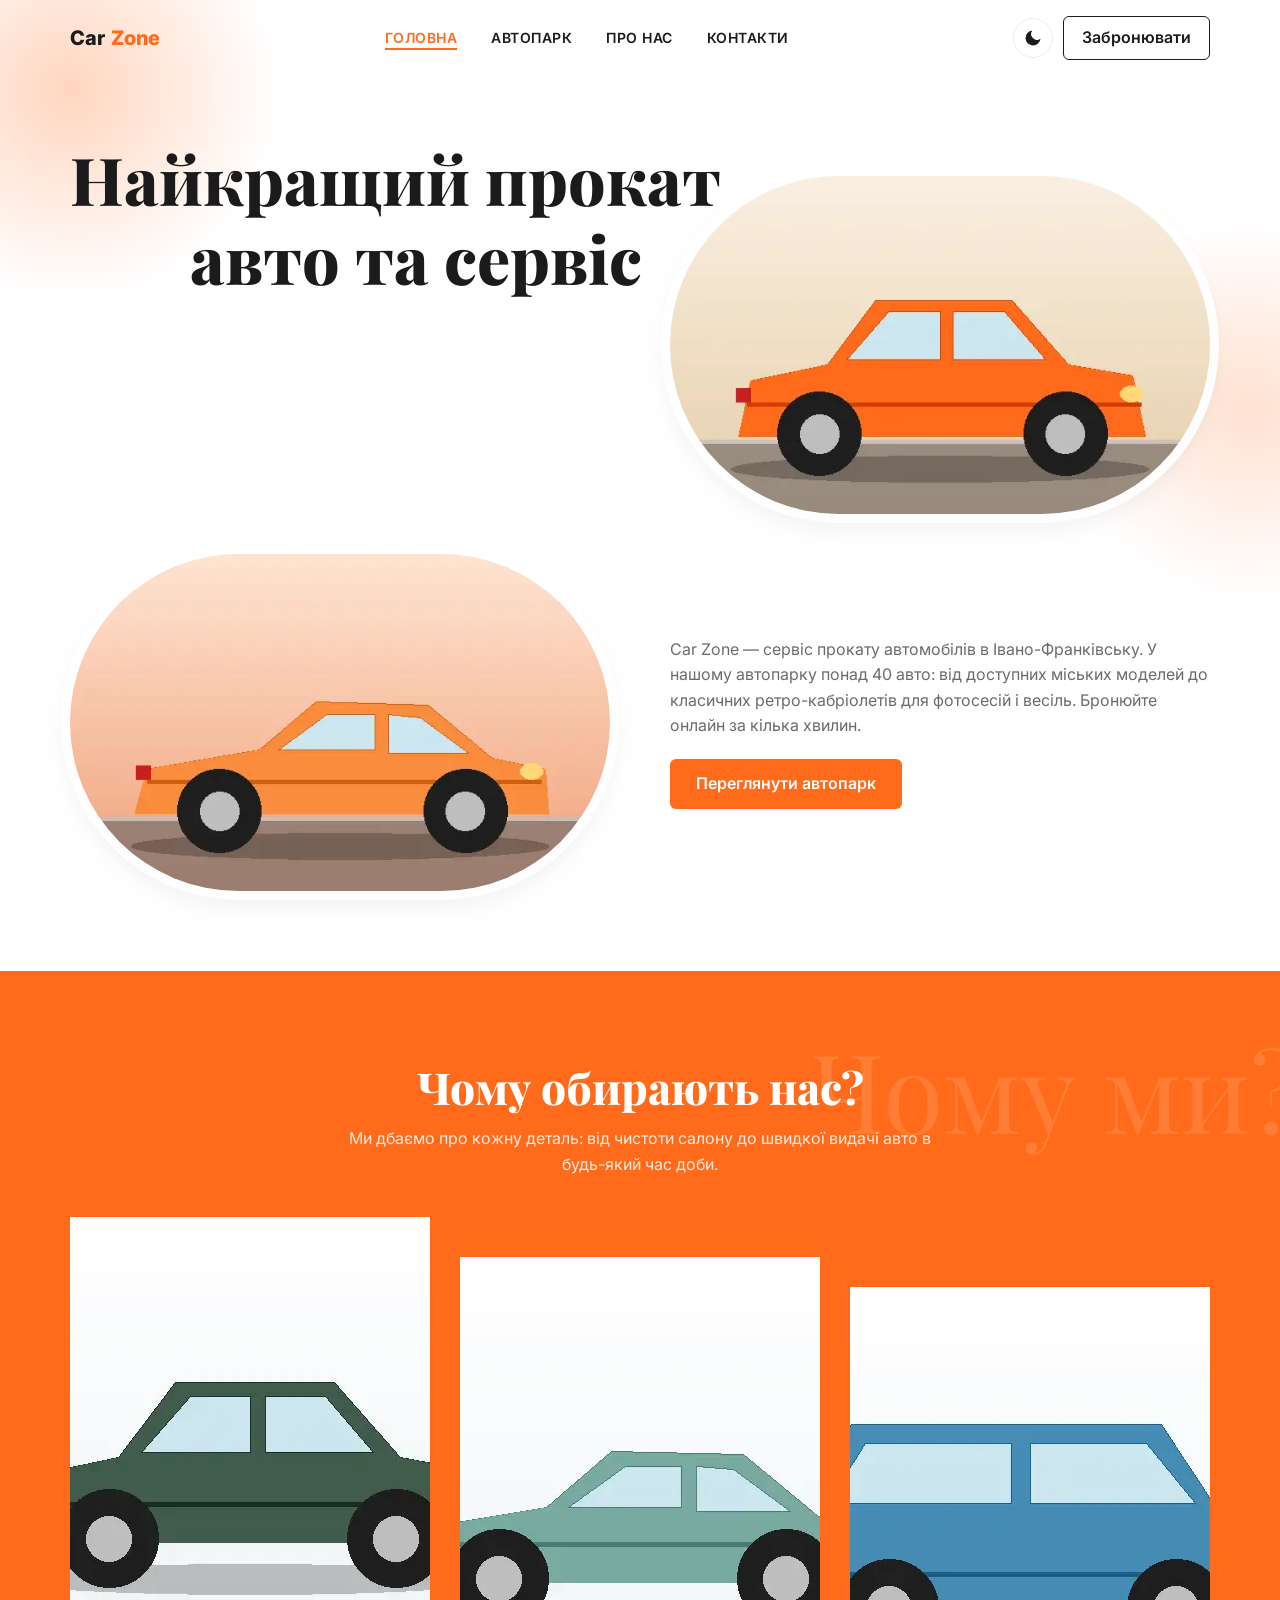
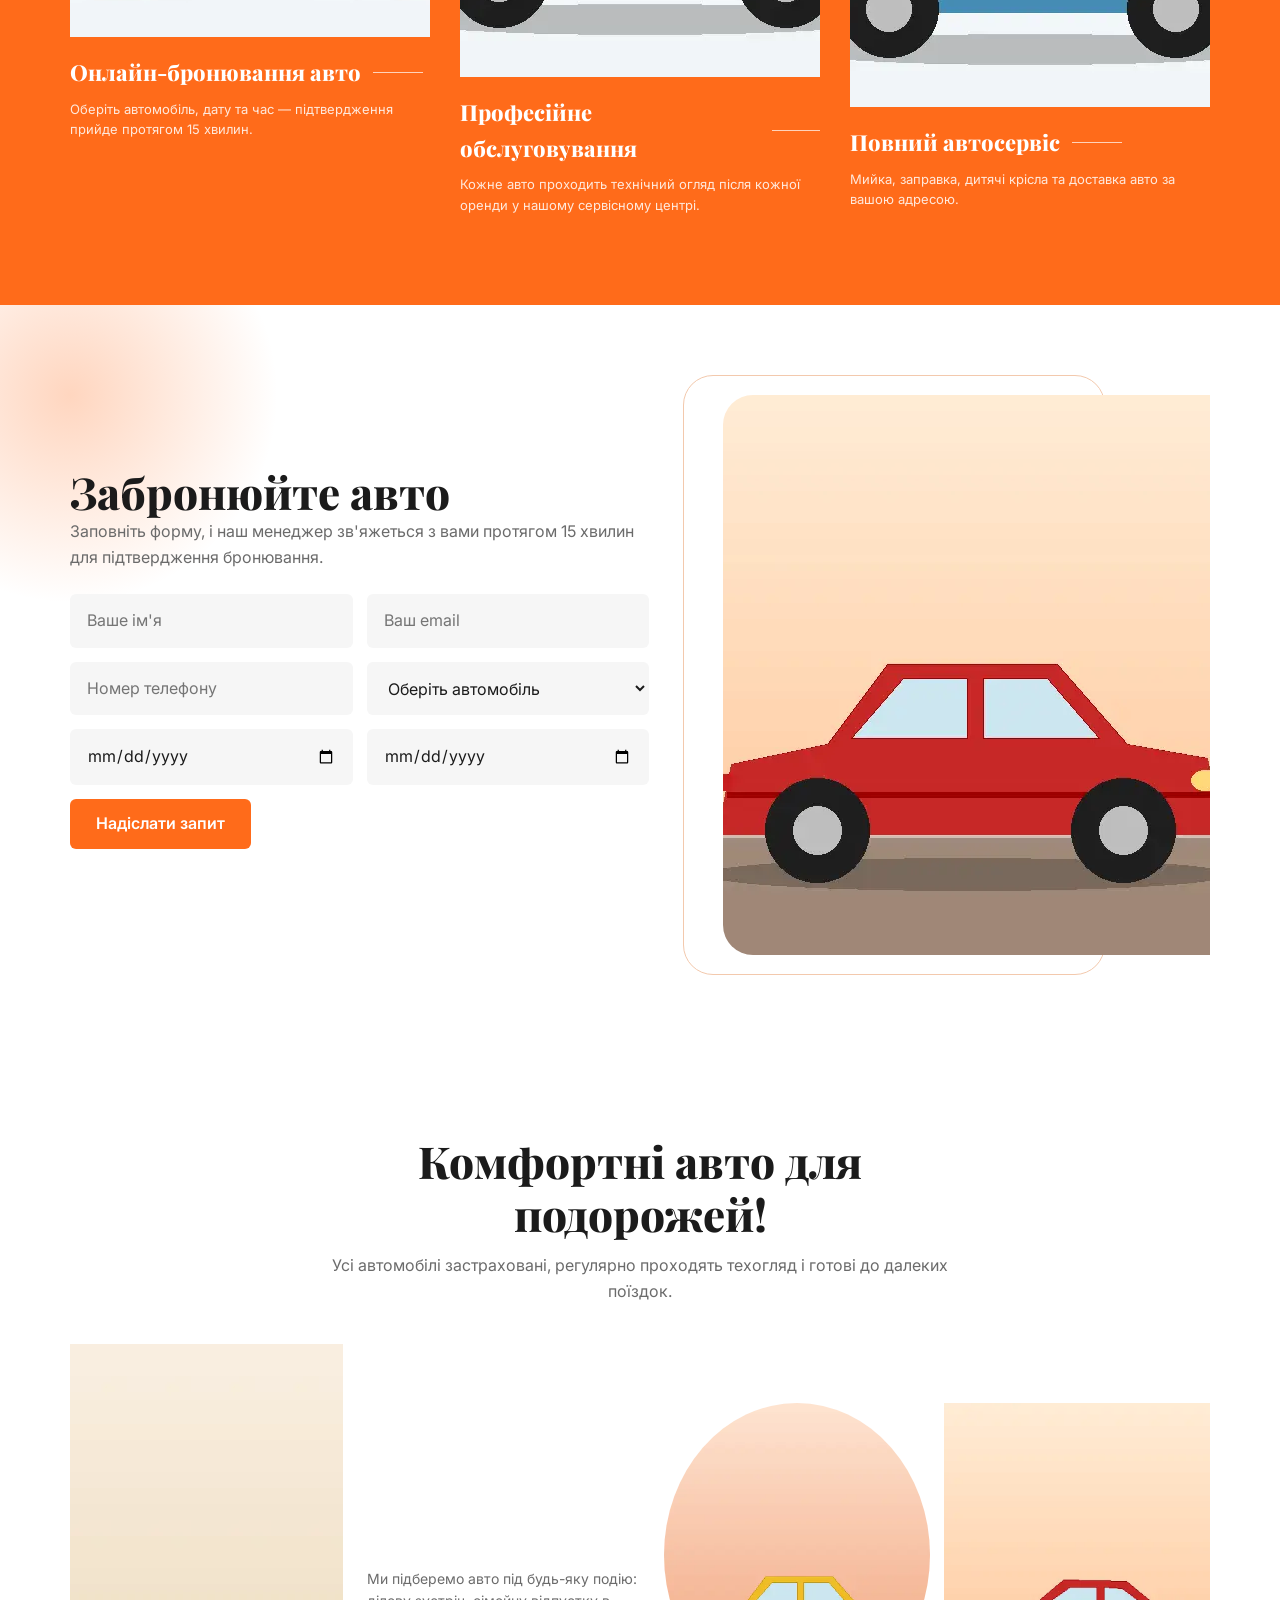
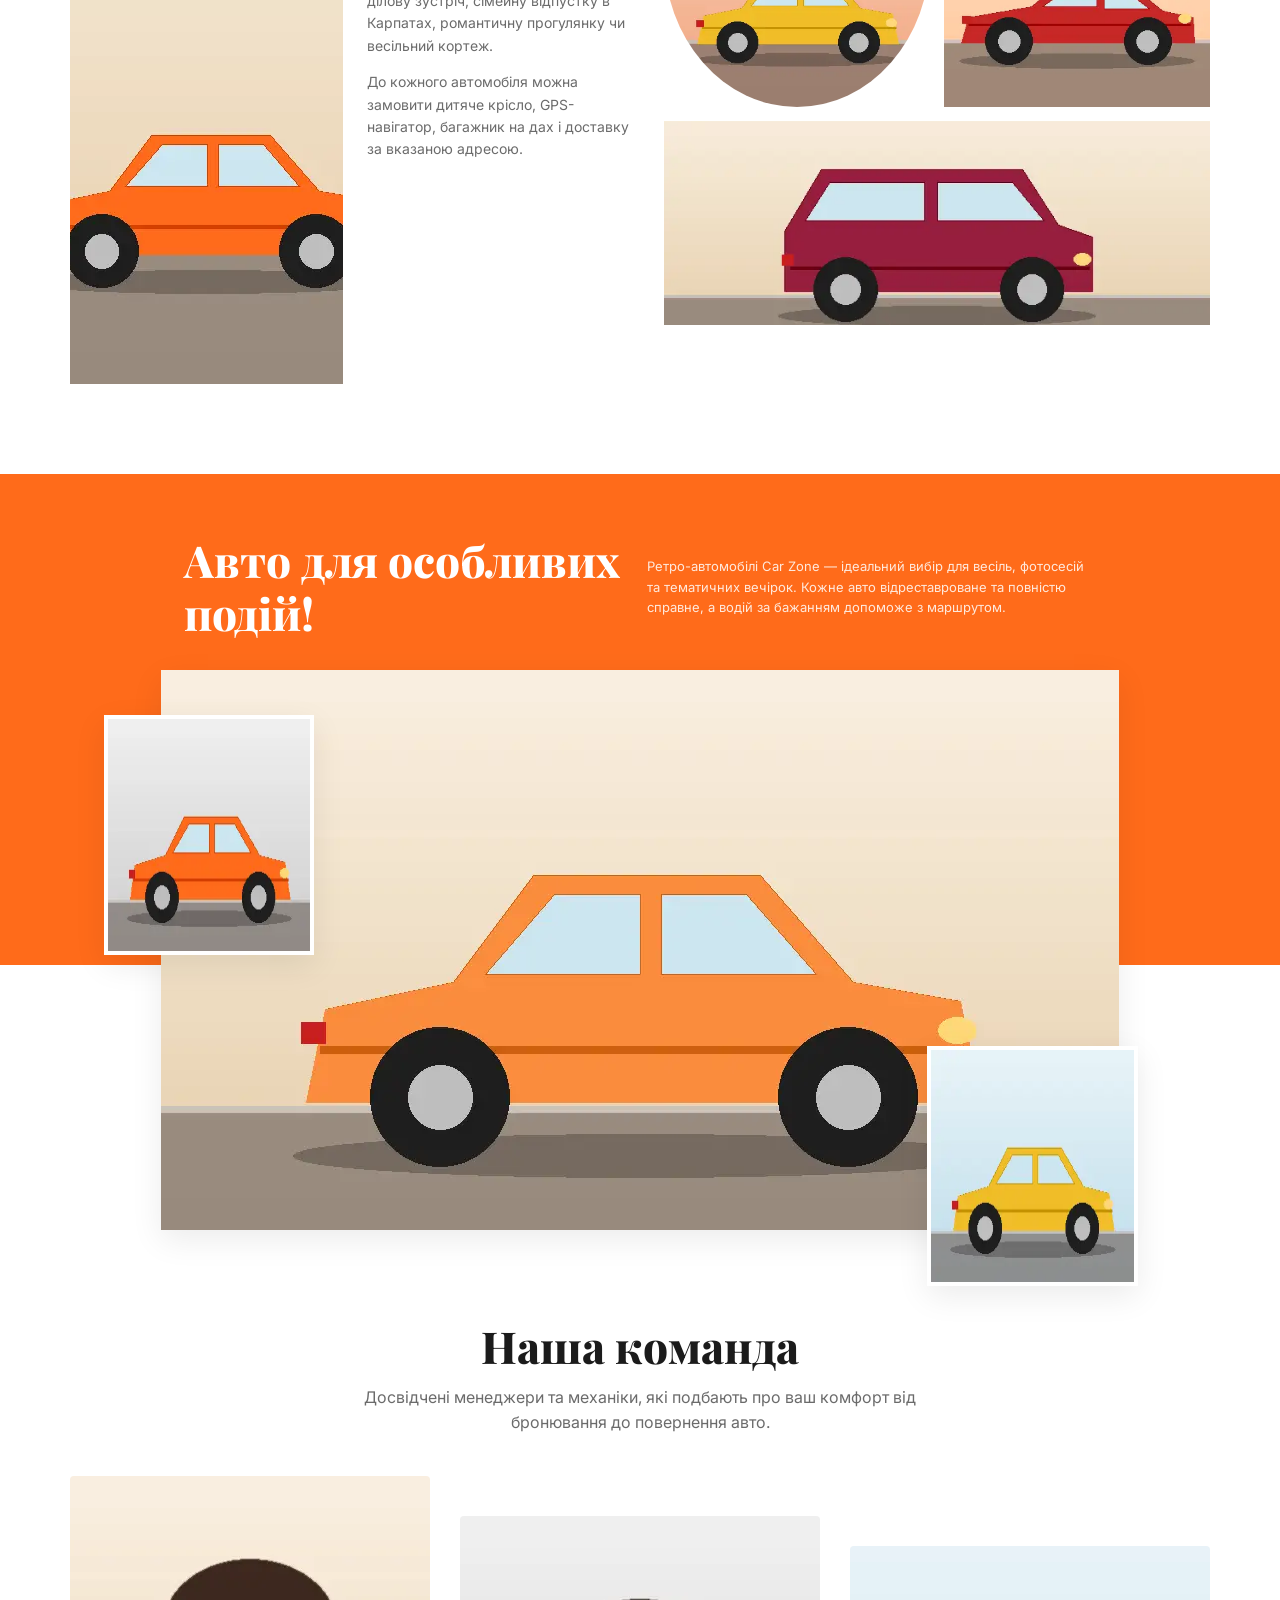
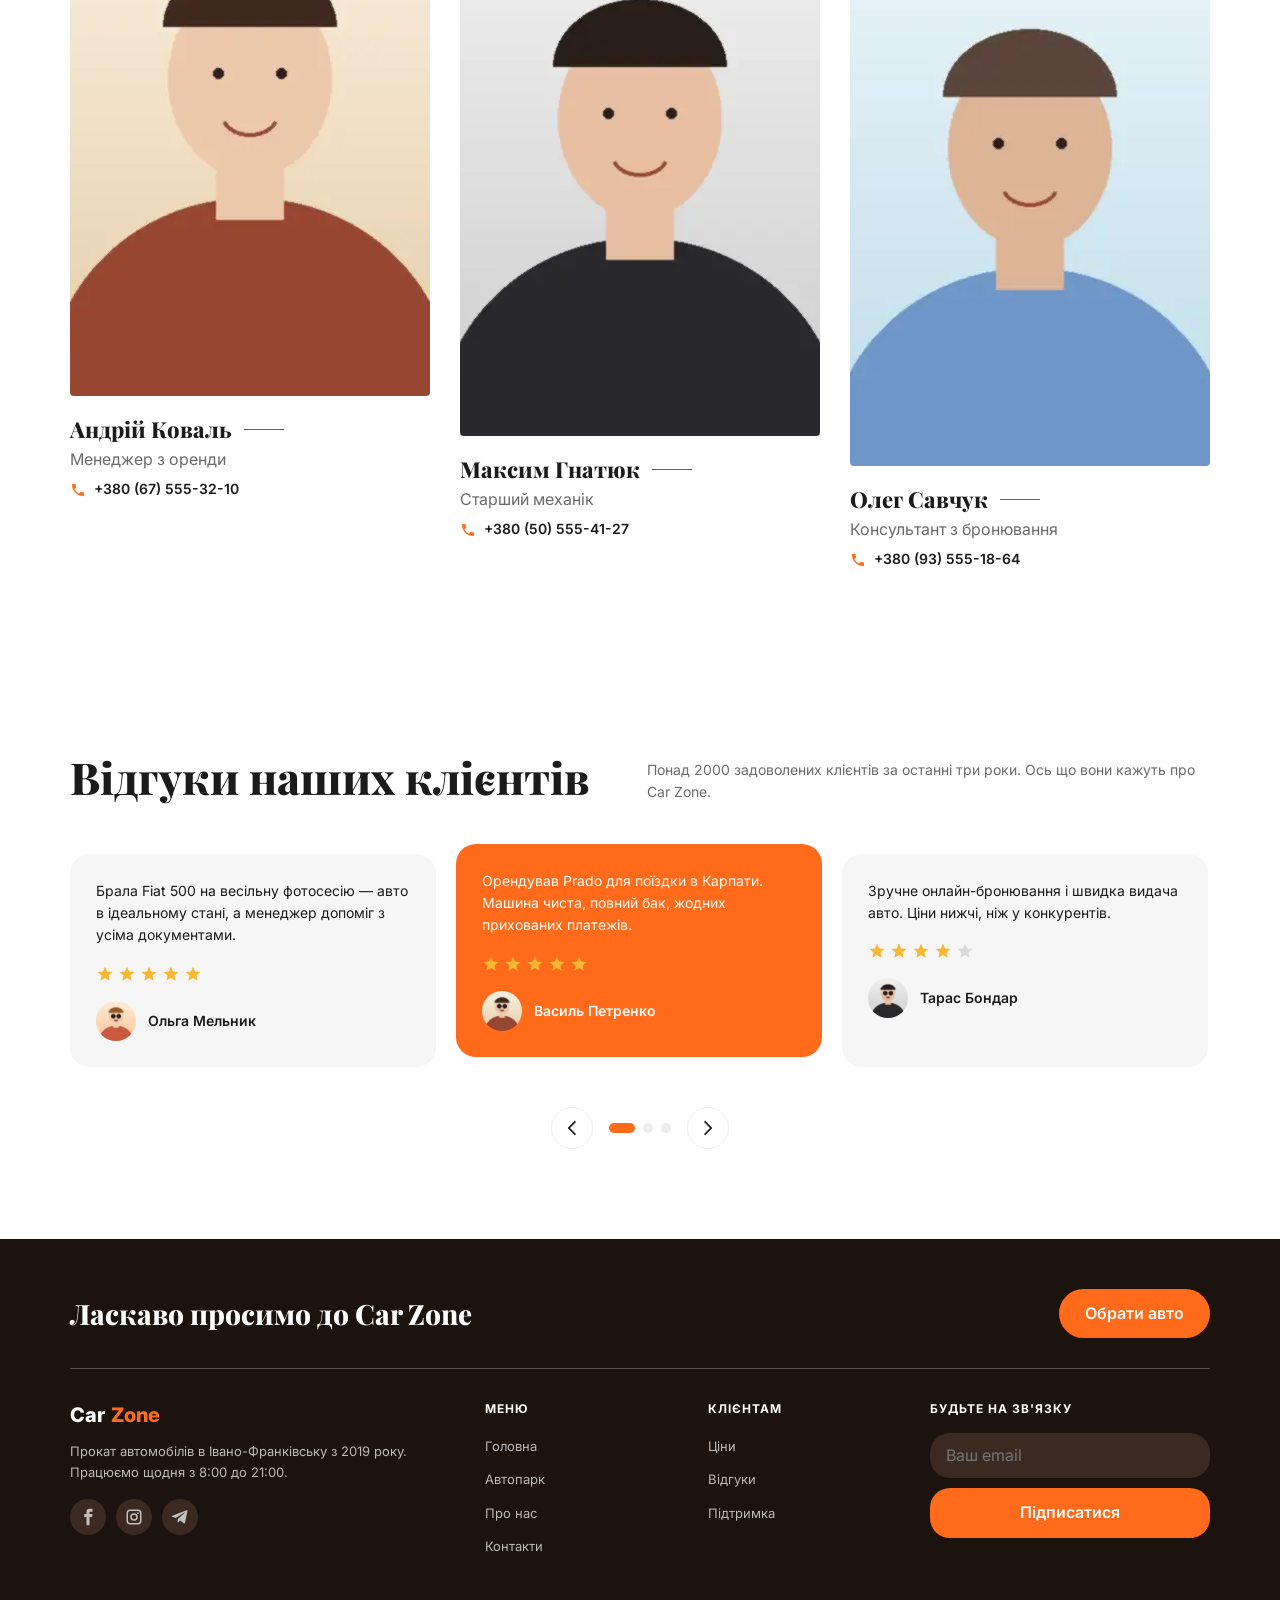
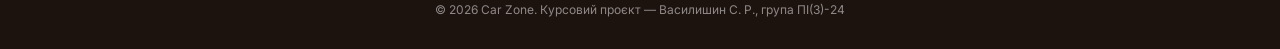
<file: index.html>
<!DOCTYPE html>
<html lang="uk">
<head>
<meta charset="UTF-8">
<meta http-equiv="X-UA-Compatible" content="IE=edge">
<meta name="viewport" content="width=device-width, initial-scale=1.0">
<title>Car Zone — прокат автомобілів в Івано-Франківську</title>
<meta name="description" content="Прокат автомобілів Car Zone в Івано-Франківську: ретро, бізнес та позашляховики. Онлайн-бронювання, чисті авто та чесні ціни.">
<link rel="icon" type="image/png" href="favicon.png">
<link rel="preconnect" href="https://fonts.googleapis.com">
<link rel="preconnect" href="https://fonts.gstatic.com" crossorigin>
<link href="https://fonts.googleapis.com/css2?family=Playfair+Display:wght@700;800&amp;family=Inter:wght@400;600;800&amp;display=swap" rel="stylesheet">
<link rel="stylesheet" href="css/style.min.css">
</head>
<body>
<header class="header" id="header">
  <div class="container header-inner">
    <a href="index.html" class="logo" aria-label="Car Zone — на головну">Car <span>Zone</span></a>
    <nav class="nav" id="nav" aria-label="Головне меню">
      <ul class="nav-list">
        <li><a class="nav-link active" href="index.html">Головна</a></li>
        <li><a class="nav-link" href="cars.html">Автопарк</a></li>
        <li><a class="nav-link" href="about.html">Про нас</a></li>
        <li><a class="nav-link" href="contacts.html">Контакти</a></li>
      </ul>
    </nav>
    <div class="header-actions">
      <button class="theme-btn" id="themeBtn" type="button" aria-label="Змінити тему"><svg class="icon"><use href="img/sprite.svg#icon-moon"></use></svg></button>
      <button class="btn btn-outline" type="button" data-modal-open>Забронювати</button>
      <button class="burger" id="burger" type="button" aria-label="Відкрити меню"><span></span><span></span><span></span></button>
    </div>
  </div>
</header>

<main>
  <section class="hero">
    <div class="container">
      <h1 class="title hero-title reveal">Найкращий прокат <span class="indent">авто та сервіс</span></h1>
      <div class="hero-grid">
        <div class="oval first reveal"><img src="img/hero-1.webp" alt="Помаранчевий ретро-автомобіль на вулиці міста" width="640" height="400"></div>
        <div class="oval second reveal"><img src="img/hero-2.webp" alt="Яскравий автомобіль для оренди на вихідні" width="640" height="400"></div>
        <div class="hero-text reveal">
          <p>Car Zone — сервіс прокату автомобілів в Івано-Франківську. У нашому автопарку понад 40 авто: від доступних міських моделей до класичних ретро-кабріолетів для фотосесій і весіль. Бронюйте онлайн за кілька хвилин.</p>
          <a href="cars.html" class="btn">Переглянути автопарк</a>
        </div>
      </div>
    </div>
  </section>

  <section class="section why">
    <span class="ghost-title" aria-hidden="true">Чому ми?</span>
    <div class="container">
      <div class="section-head reveal">
        <h2 class="title">Чому обирають нас?</h2>
        <p>Ми дбаємо про кожну деталь: від чистоти салону до швидкої видачі авто в будь-який час доби.</p>
      </div>
      <div class="cards" id="services"></div>
    </div>
  </section>

  <section class="section book blur-bg" id="book">
    <div class="container book-grid">
      <div class="reveal">
        <h2 class="title">Забронюйте авто</h2>
        <p class="hero-text">Заповніть форму, і наш менеджер зв'яжеться з вами протягом 15 хвилин для підтвердження бронювання.</p>
        <form class="book-form" id="bookForm" novalidate>
          <input class="field" type="text" name="name" placeholder="Ваше ім'я" aria-label="Ваше ім'я" required>
          <input class="field" type="email" name="email" placeholder="Ваш email" aria-label="Ваш email" required>
          <input class="field" type="tel" name="phone" placeholder="Номер телефону" aria-label="Номер телефону" required>
          <select class="field car-select" name="car" aria-label="Оберіть автомобіль" required>
            <option value="">Оберіть автомобіль</option>
          </select>
          <input class="field" type="date" name="from" aria-label="Дата отримання" required>
          <input class="field" type="date" name="to" aria-label="Дата повернення" required>
          <button class="btn" type="submit">Надіслати запит</button>
          <p class="form-msg" role="status"></p>
        </form>
      </div>
      <div class="book-image reveal">
        <img src="img/book.webp" alt="Червоний автомобіль біля будинку" width="640" height="560" loading="lazy">
      </div>
    </div>
  </section>

  <section class="section">
    <div class="container">
      <div class="section-head reveal">
        <h2 class="title">Комфортні авто для подорожей!</h2>
        <p>Усі автомобілі застраховані, регулярно проходять техогляд і готові до далеких поїздок.</p>
      </div>
      <div class="comfort-grid">
        <div class="comfort-main reveal"><img src="img/comfort-1.webp" alt="Ретро-автомобіль біля жовтої стіни" width="480" height="640" loading="lazy"></div>
        <div class="comfort-text reveal">
          <p>Ми підберемо авто під будь-яку подію: ділову зустріч, сімейну відпустку в Карпатах, романтичну прогулянку чи весільний кортеж.</p>
          <p>До кожного автомобіля можна замовити дитяче крісло, GPS-навігатор, багажник на дах і доставку за вказаною адресою.</p>
        </div>
        <div class="collage reveal" id="collage">
          <img class="c-round" src="img/comfort-2.webp" alt="Жовтий автомобіль на старій вулиці" width="420" height="480" loading="lazy">
          <img src="img/comfort-3.webp" alt="Червоне авто, вигляд збоку" width="420" height="420" loading="lazy">
          <img class="c-wide" src="img/comfort-4.webp" alt="Автомобіль з багажником на даху" width="640" height="300" loading="lazy">
        </div>
      </div>
    </div>
  </section>

  <section class="band">
    <div class="container">
      <div class="band-head reveal">
        <h2 class="title">Авто для особливих подій!</h2>
        <p>Ретро-автомобілі Car Zone — ідеальний вибір для весіль, фотосесій та тематичних вечірок. Кожне авто відреставроване та повністю справне, а водій за бажанням допоможе з маршрутом.</p>
      </div>
      <div class="band-photo reveal">
        <img class="band-main" src="img/band-car.webp" alt="Помаранчевий класичний автомобіль біля будинку" width="1200" height="560" loading="lazy">
        <img class="band-small s1" src="img/band-small-1.webp" alt="Ретро-авто, вигляд спереду" width="320" height="240" loading="lazy">
        <img class="band-small s2" src="img/band-small-2.webp" alt="Жовтий ретро-автомобіль" width="320" height="240" loading="lazy">
      </div>
    </div>
  </section>

  <section class="section">
    <div class="container">
      <div class="section-head reveal">
        <h2 class="title">Наша команда</h2>
        <p>Досвідчені менеджери та механіки, які подбають про ваш комфорт від бронювання до повернення авто.</p>
      </div>
      <div class="staff-grid" id="team" data-limit="3"></div>
    </div>
  </section>

  <section class="section">
    <div class="container">
      <div class="reviews-head reveal">
        <h2 class="title">Відгуки наших клієнтів</h2>
        <p>Понад 2000 задоволених клієнтів за останні три роки. Ось що вони кажуть про Car Zone.</p>
      </div>
      <div class="slider" id="reviewsSlider">
        <div class="slider-track" id="reviews"></div>
      </div>
      <div class="slider-controls">
        <button class="slider-btn prev" type="button" aria-label="Попередній відгук"><svg class="icon"><use href="img/sprite.svg#icon-arrow"></use></svg></button>
        <div class="dots" id="dots"></div>
        <button class="slider-btn next" type="button" aria-label="Наступний відгук"><svg class="icon"><use href="img/sprite.svg#icon-arrow"></use></svg></button>
      </div>
    </div>
  </section>
</main>

<footer class="footer">
  <div class="container">
    <div class="footer-cta">
      <h2 class="title">Ласкаво просимо до Car Zone</h2>
      <a href="cars.html" class="btn">Обрати авто</a>
    </div>
    <div class="footer-grid">
      <div class="footer-about">
        <a href="index.html" class="logo">Car <span>Zone</span></a>
        <p>Прокат автомобілів в Івано-Франківську з 2019 року. Працюємо щодня з 8:00 до 21:00.</p>
        <div class="socials">
          <a href="https://www.facebook.com/" target="_blank" rel="noopener" aria-label="Facebook"><svg class="icon"><use href="img/sprite.svg#icon-facebook"></use></svg></a>
          <a href="https://www.instagram.com/" target="_blank" rel="noopener" aria-label="Instagram"><svg class="icon"><use href="img/sprite.svg#icon-instagram"></use></svg></a>
          <a href="https://telegram.org/" target="_blank" rel="noopener" aria-label="Telegram"><svg class="icon"><use href="img/sprite.svg#icon-telegram"></use></svg></a>
        </div>
      </div>
      <div>
        <h3>Меню</h3>
        <ul class="footer-links">
          <li><a href="index.html">Головна</a></li>
          <li><a href="cars.html">Автопарк</a></li>
          <li><a href="about.html">Про нас</a></li>
          <li><a href="contacts.html">Контакти</a></li>
        </ul>
      </div>
      <div>
        <h3>Клієнтам</h3>
        <ul class="footer-links">
          <li><a href="cars.html">Ціни</a></li>
          <li><a href="about.html">Відгуки</a></li>
          <li><a href="contacts.html">Підтримка</a></li>
        </ul>
      </div>
      <div class="subscribe">
        <h3>Будьте на зв'язку</h3>
        <form id="subscribeForm" novalidate>
          <input type="email" name="email" placeholder="Ваш email" aria-label="Email для підписки" required>
          <button class="btn" type="submit">Підписатися</button>
          <p class="form-msg" role="status"></p>
        </form>
      </div>
    </div>
    <p class="copyright">© 2026 Car Zone. Курсовий проєкт — Василишин С. Р., група ПІ(3)-24</p>
  </div>
</footer>

<div class="modal" id="modal" aria-hidden="true">
  <div class="modal-window" role="dialog" aria-modal="true" aria-labelledby="modalTitle">
    <button class="modal-close" type="button" aria-label="Закрити" data-modal-close>&times;</button>
    <h2 class="title" id="modalTitle">Бронювання авто</h2>
    <p>Залиште заявку — ми передзвонимо та підтвердимо бронювання.</p>
    <form id="modalForm" novalidate>
      <input class="field" type="text" name="name" placeholder="Ваше ім'я" aria-label="Ваше ім'я" required>
      <input class="field" type="tel" name="phone" placeholder="Номер телефону" aria-label="Номер телефону" required>
      <select class="field car-select" name="car" aria-label="Оберіть автомобіль" required>
        <option value="">Оберіть автомобіль</option>
      </select>
      <input class="field" type="date" name="from" aria-label="Дата отримання" required>
      <button class="btn" type="submit">Забронювати</button>
      <p class="form-msg" role="status"></p>
    </form>
  </div>
</div>

<div class="lightbox" id="lightbox">
  <button class="lb-close" type="button" aria-label="Закрити">&times;</button>
  <button class="lb-prev" type="button" aria-label="Попереднє фото"><svg class="icon"><use href="img/sprite.svg#icon-arrow"></use></svg></button>
  <img src="img/gallery/gallery-1.webp" alt="Фото автомобіля" width="800" height="560">
  <button class="lb-next" type="button" aria-label="Наступне фото"><svg class="icon"><use href="img/sprite.svg#icon-arrow"></use></svg></button>
</div>

<button class="to-top" id="toTop" type="button" aria-label="Нагору"><svg class="icon"><use href="img/sprite.svg#icon-up"></use></svg></button>

<script src="js/main.js"></script>
<script src="js/render.js"></script>
<script src="js/slider.js"></script>
</body>
</html>
</file>
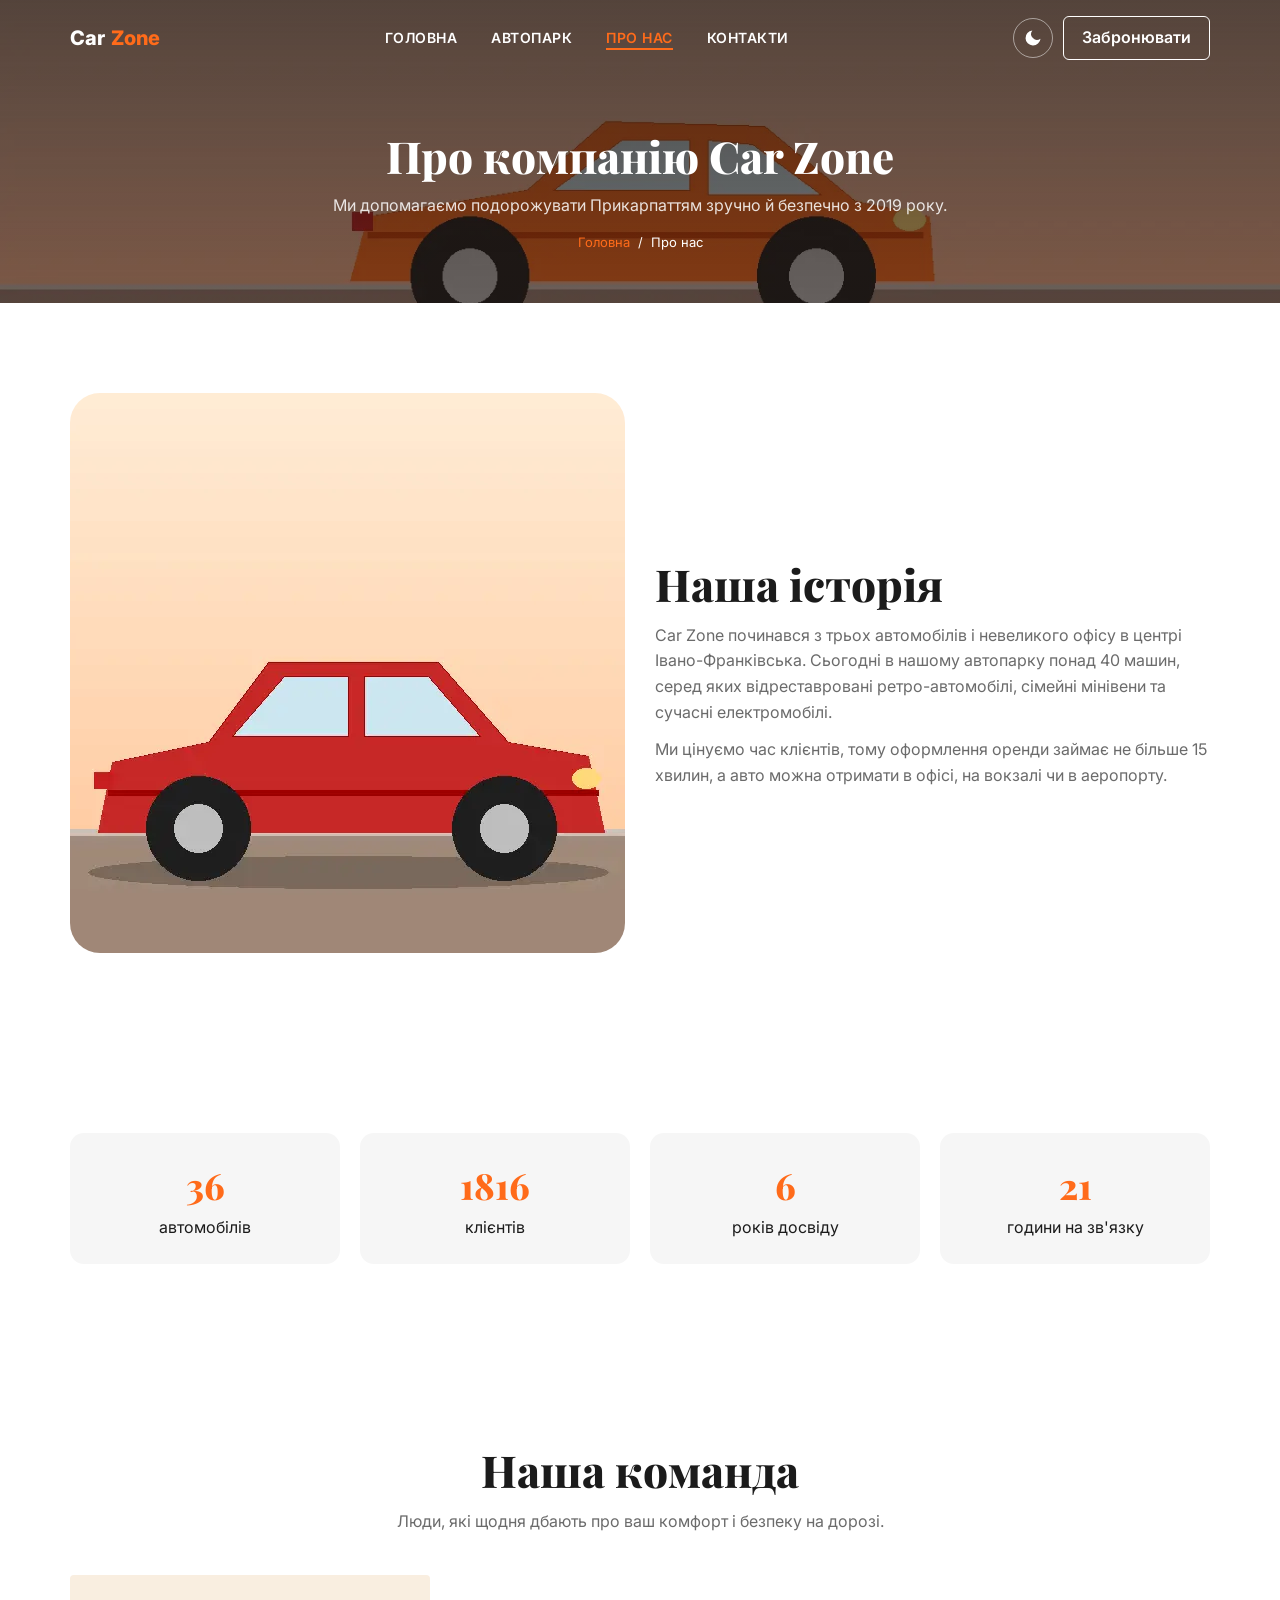
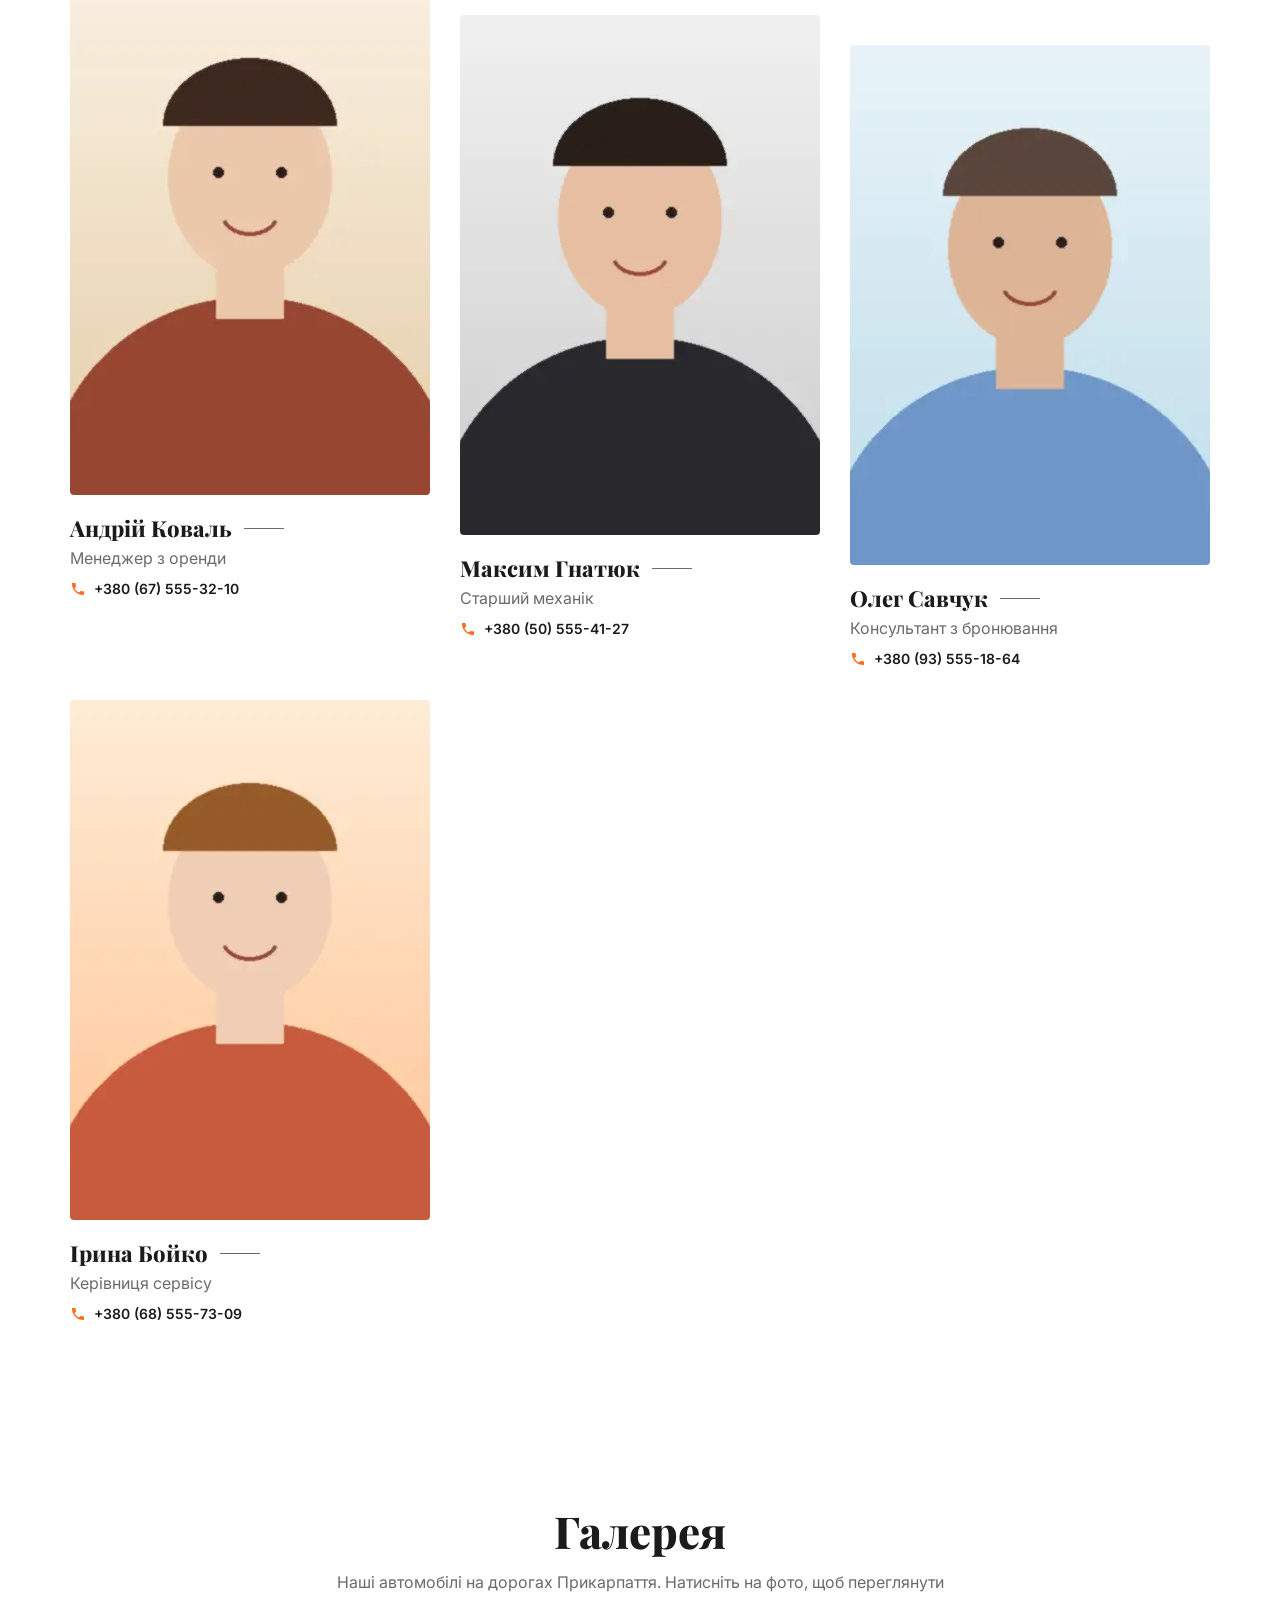
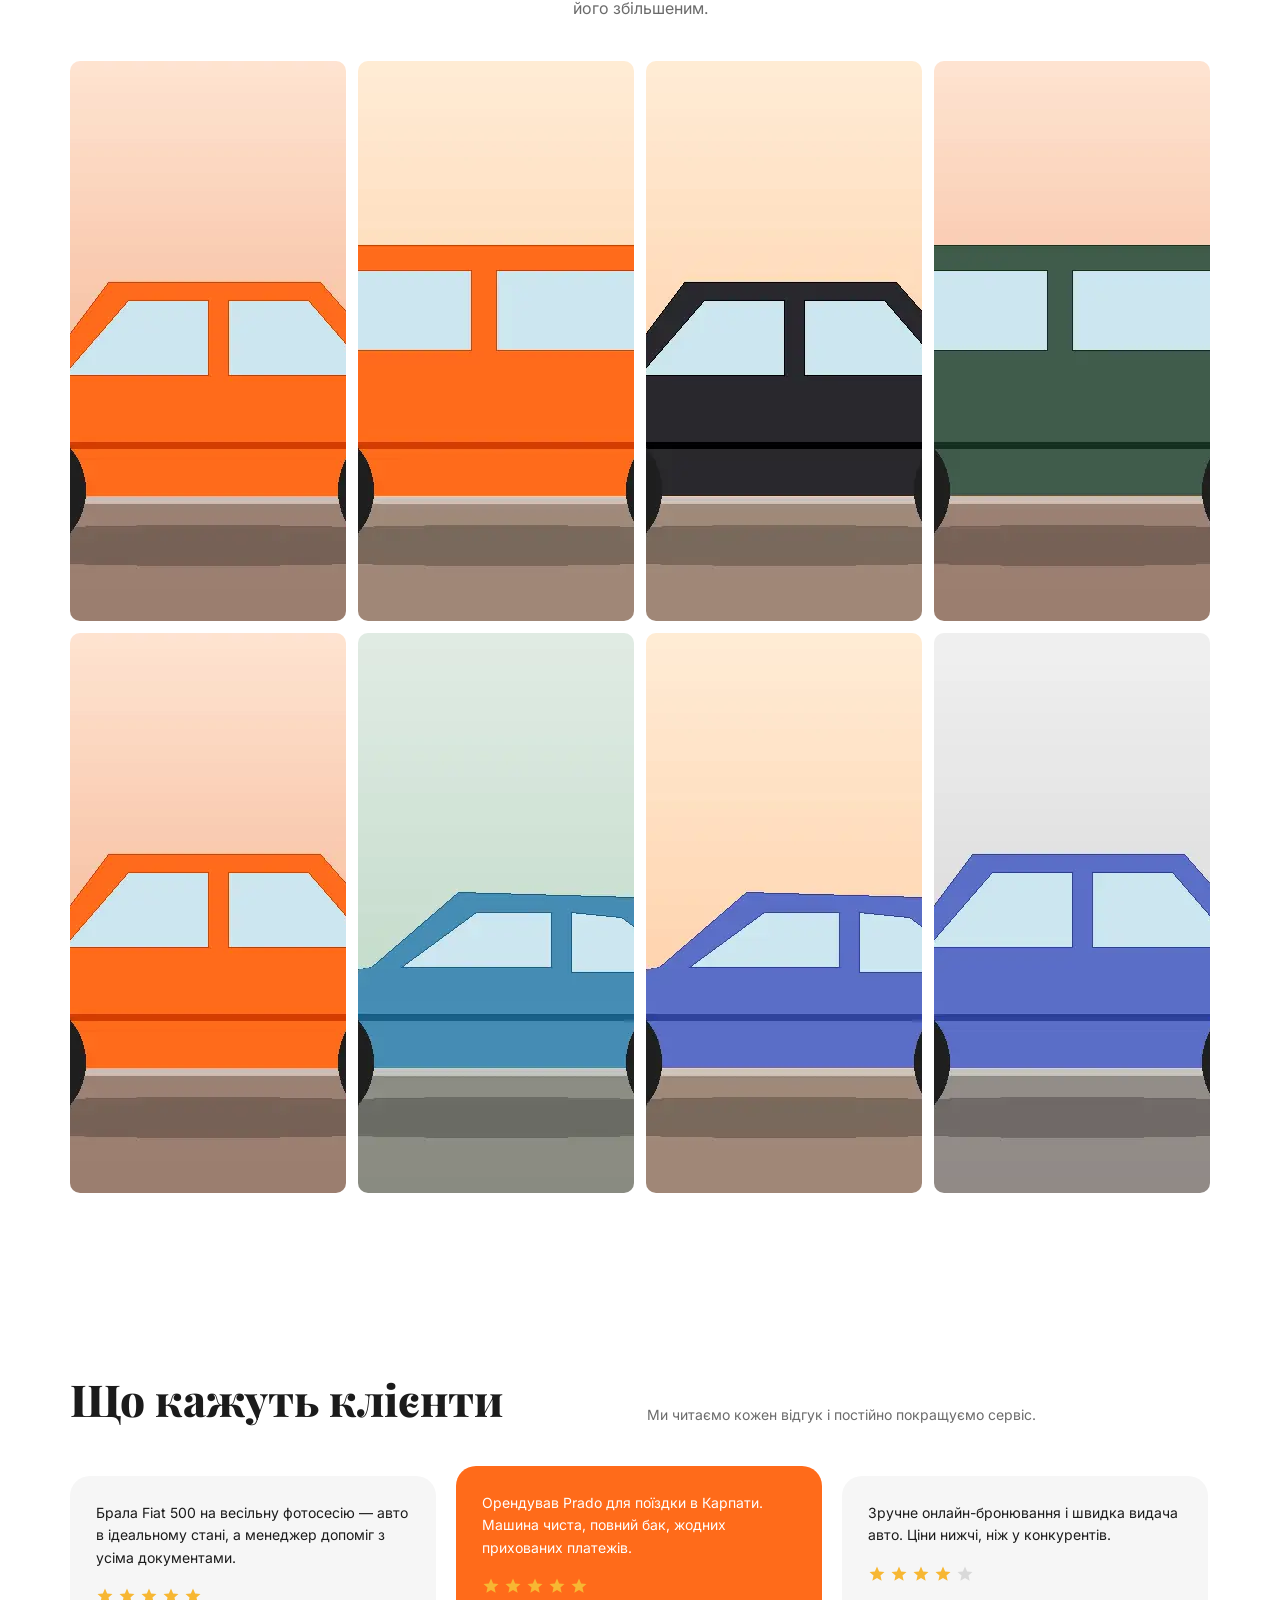
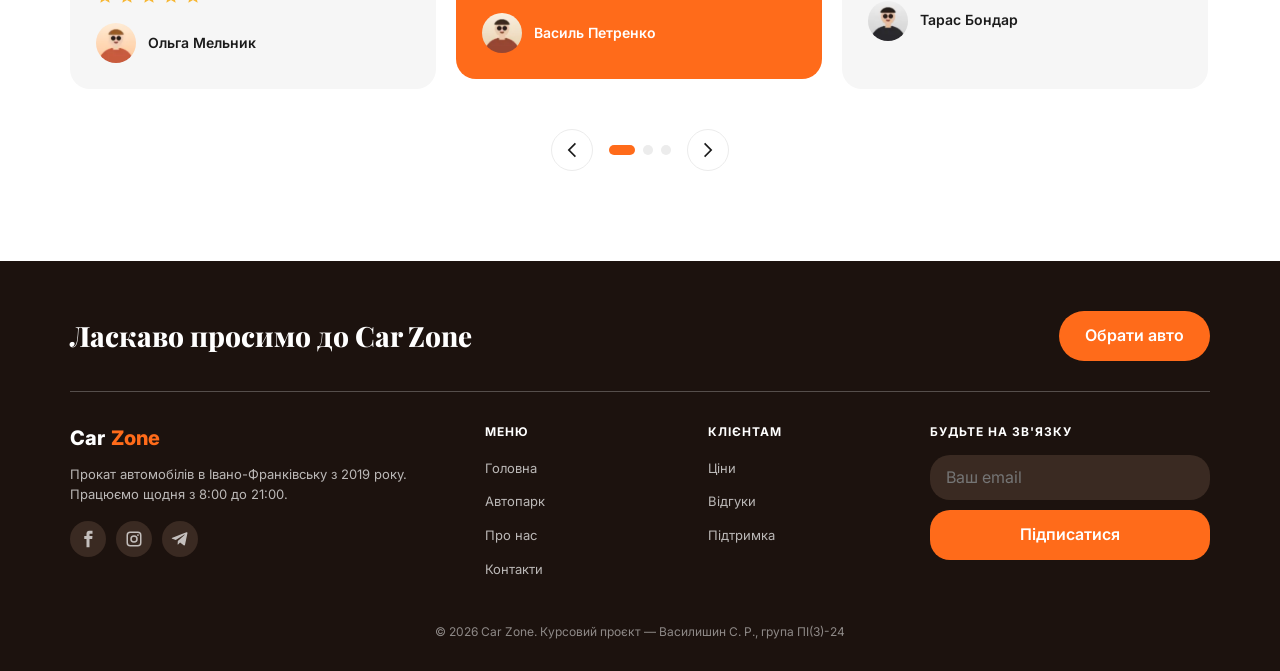
<file: about.html>
<!DOCTYPE html>
<html lang="uk">
<head>
<meta charset="UTF-8">
<meta http-equiv="X-UA-Compatible" content="IE=edge">
<meta name="viewport" content="width=device-width, initial-scale=1.0">
<title>Про компанію Car Zone — команда, історія, відгуки</title>
<meta name="description" content="Історія прокату Car Zone, наша команда, галерея автомобілів та відгуки клієнтів.">
<link rel="icon" type="image/png" href="favicon.png">
<link rel="preconnect" href="https://fonts.googleapis.com">
<link rel="preconnect" href="https://fonts.gstatic.com" crossorigin>
<link href="https://fonts.googleapis.com/css2?family=Playfair+Display:wght@700;800&amp;family=Inter:wght@400;600;800&amp;display=swap" rel="stylesheet">
<link rel="stylesheet" href="css/style.min.css">
</head>
<body class="inner">
<header class="header" id="header">
  <div class="container header-inner">
    <a href="index.html" class="logo" aria-label="Car Zone — на головну">Car <span>Zone</span></a>
    <nav class="nav" id="nav" aria-label="Головне меню">
      <ul class="nav-list">
        <li><a class="nav-link" href="index.html">Головна</a></li>
        <li><a class="nav-link" href="cars.html">Автопарк</a></li>
        <li><a class="nav-link active" href="about.html">Про нас</a></li>
        <li><a class="nav-link" href="contacts.html">Контакти</a></li>
      </ul>
    </nav>
    <div class="header-actions">
      <button class="theme-btn" id="themeBtn" type="button" aria-label="Змінити тему"><svg class="icon"><use href="img/sprite.svg#icon-moon"></use></svg></button>
      <button class="btn btn-outline" type="button" data-modal-open>Забронювати</button>
      <button class="burger" id="burger" type="button" aria-label="Відкрити меню"><span></span><span></span><span></span></button>
    </div>
  </div>
</header>

<main>
  <section class="page-hero">
    <div class="container">
      <h1 class="title">Про компанію Car Zone</h1>
      <p>Ми допомагаємо подорожувати Прикарпаттям зручно й безпечно з 2019 року.</p>
      <nav class="breadcrumbs" aria-label="Навігація"><a href="index.html">Головна</a><span>/</span><span>Про нас</span></nav>
    </div>
  </section>

  <section class="section">
    <div class="container about-grid">
      <img class="reveal" src="img/book.webp" alt="Автомобіль Car Zone біля офісу компанії" width="640" height="560" loading="lazy">
      <div class="about-text reveal">
        <h2 class="title">Наша історія</h2>
        <p>Car Zone починався з трьох автомобілів і невеликого офісу в центрі Івано-Франківська. Сьогодні в нашому автопарку понад 40 машин, серед яких відреставровані ретро-автомобілі, сімейні мінівени та сучасні електромобілі.</p>
        <p>Ми цінуємо час клієнтів, тому оформлення оренди займає не більше 15 хвилин, а авто можна отримати в офісі, на вокзалі чи в аеропорту.</p>
      </div>
    </div>
  </section>

  <section class="section">
    <h2 class="visually-hidden">Car Zone у цифрах</h2>
    <div class="container stats">
      <div class="stat reveal"><strong class="counter" data-target="40">0</strong>автомобілів</div>
      <div class="stat reveal"><strong class="counter" data-target="2000">0</strong>клієнтів</div>
      <div class="stat reveal"><strong class="counter" data-target="7">0</strong>років досвіду</div>
      <div class="stat reveal"><strong class="counter" data-target="24">0</strong>години на зв'язку</div>
    </div>
  </section>

  <section class="section">
    <div class="container">
      <div class="section-head reveal">
        <h2 class="title">Наша команда</h2>
        <p>Люди, які щодня дбають про ваш комфорт і безпеку на дорозі.</p>
      </div>
      <div class="staff-grid" id="team"></div>
    </div>
  </section>

  <section class="section">
    <div class="container">
      <div class="section-head reveal">
        <h2 class="title">Галерея</h2>
        <p>Наші автомобілі на дорогах Прикарпаття. Натисніть на фото, щоб переглянути його збільшеним.</p>
      </div>
      <div class="gallery">
        <img src="img/gallery/gallery-1.webp" alt="Автомобіль Car Zone, фото 1" width="800" height="560" loading="lazy">
        <img src="img/gallery/gallery-2.webp" alt="Автомобіль Car Zone, фото 2" width="800" height="560" loading="lazy">
        <img src="img/gallery/gallery-3.webp" alt="Автомобіль Car Zone, фото 3" width="800" height="560" loading="lazy">
        <img src="img/gallery/gallery-4.webp" alt="Автомобіль Car Zone, фото 4" width="800" height="560" loading="lazy">
        <img src="img/gallery/gallery-5.webp" alt="Автомобіль Car Zone, фото 5" width="800" height="560" loading="lazy">
        <img src="img/gallery/gallery-6.webp" alt="Автомобіль Car Zone, фото 6" width="800" height="560" loading="lazy">
        <img src="img/gallery/gallery-7.webp" alt="Автомобіль Car Zone, фото 7" width="800" height="560" loading="lazy">
        <img src="img/gallery/gallery-8.webp" alt="Автомобіль Car Zone, фото 8" width="800" height="560" loading="lazy">
      </div>
    </div>
  </section>

  <section class="section">
    <div class="container">
      <div class="reviews-head reveal">
        <h2 class="title">Що кажуть клієнти</h2>
        <p>Ми читаємо кожен відгук і постійно покращуємо сервіс.</p>
      </div>
      <div class="slider" id="reviewsSlider">
        <div class="slider-track" id="reviews"></div>
      </div>
      <div class="slider-controls">
        <button class="slider-btn prev" type="button" aria-label="Попередній відгук"><svg class="icon"><use href="img/sprite.svg#icon-arrow"></use></svg></button>
        <div class="dots" id="dots"></div>
        <button class="slider-btn next" type="button" aria-label="Наступний відгук"><svg class="icon"><use href="img/sprite.svg#icon-arrow"></use></svg></button>
      </div>
    </div>
  </section>
</main>

<footer class="footer">
  <div class="container">
    <div class="footer-cta">
      <h2 class="title">Ласкаво просимо до Car Zone</h2>
      <a href="cars.html" class="btn">Обрати авто</a>
    </div>
    <div class="footer-grid">
      <div class="footer-about">
        <a href="index.html" class="logo">Car <span>Zone</span></a>
        <p>Прокат автомобілів в Івано-Франківську з 2019 року. Працюємо щодня з 8:00 до 21:00.</p>
        <div class="socials">
          <a href="https://www.facebook.com/" target="_blank" rel="noopener" aria-label="Facebook"><svg class="icon"><use href="img/sprite.svg#icon-facebook"></use></svg></a>
          <a href="https://www.instagram.com/" target="_blank" rel="noopener" aria-label="Instagram"><svg class="icon"><use href="img/sprite.svg#icon-instagram"></use></svg></a>
          <a href="https://telegram.org/" target="_blank" rel="noopener" aria-label="Telegram"><svg class="icon"><use href="img/sprite.svg#icon-telegram"></use></svg></a>
        </div>
      </div>
      <div>
        <h3>Меню</h3>
        <ul class="footer-links">
          <li><a href="index.html">Головна</a></li>
          <li><a href="cars.html">Автопарк</a></li>
          <li><a href="about.html">Про нас</a></li>
          <li><a href="contacts.html">Контакти</a></li>
        </ul>
      </div>
      <div>
        <h3>Клієнтам</h3>
        <ul class="footer-links">
          <li><a href="cars.html">Ціни</a></li>
          <li><a href="about.html">Відгуки</a></li>
          <li><a href="contacts.html">Підтримка</a></li>
        </ul>
      </div>
      <div class="subscribe">
        <h3>Будьте на зв'язку</h3>
        <form id="subscribeForm" novalidate>
          <input type="email" name="email" placeholder="Ваш email" aria-label="Email для підписки" required>
          <button class="btn" type="submit">Підписатися</button>
          <p class="form-msg" role="status"></p>
        </form>
      </div>
    </div>
    <p class="copyright">© 2026 Car Zone. Курсовий проєкт — Василишин С. Р., група ПІ(3)-24</p>
  </div>
</footer>

<div class="modal" id="modal" aria-hidden="true">
  <div class="modal-window" role="dialog" aria-modal="true" aria-labelledby="modalTitle">
    <button class="modal-close" type="button" aria-label="Закрити" data-modal-close>&times;</button>
    <h2 class="title" id="modalTitle">Бронювання авто</h2>
    <p>Залиште заявку — ми передзвонимо та підтвердимо бронювання.</p>
    <form id="modalForm" novalidate>
      <input class="field" type="text" name="name" placeholder="Ваше ім'я" aria-label="Ваше ім'я" required>
      <input class="field" type="tel" name="phone" placeholder="Номер телефону" aria-label="Номер телефону" required>
      <select class="field car-select" name="car" aria-label="Оберіть автомобіль" required>
        <option value="">Оберіть автомобіль</option>
      </select>
      <input class="field" type="date" name="from" aria-label="Дата отримання" required>
      <button class="btn" type="submit">Забронювати</button>
      <p class="form-msg" role="status"></p>
    </form>
  </div>
</div>

<div class="lightbox" id="lightbox">
  <button class="lb-close" type="button" aria-label="Закрити">&times;</button>
  <button class="lb-prev" type="button" aria-label="Попереднє фото"><svg class="icon"><use href="img/sprite.svg#icon-arrow"></use></svg></button>
  <img src="img/gallery/gallery-1.webp" alt="Фото автомобіля" width="800" height="560">
  <button class="lb-next" type="button" aria-label="Наступне фото"><svg class="icon"><use href="img/sprite.svg#icon-arrow"></use></svg></button>
</div>

<button class="to-top" id="toTop" type="button" aria-label="Нагору"><svg class="icon"><use href="img/sprite.svg#icon-up"></use></svg></button>

<script src="js/main.js"></script>
<script src="js/render.js"></script>
<script src="js/slider.js"></script>
<script src="js/about.js"></script>
</body>
</html>
</file>
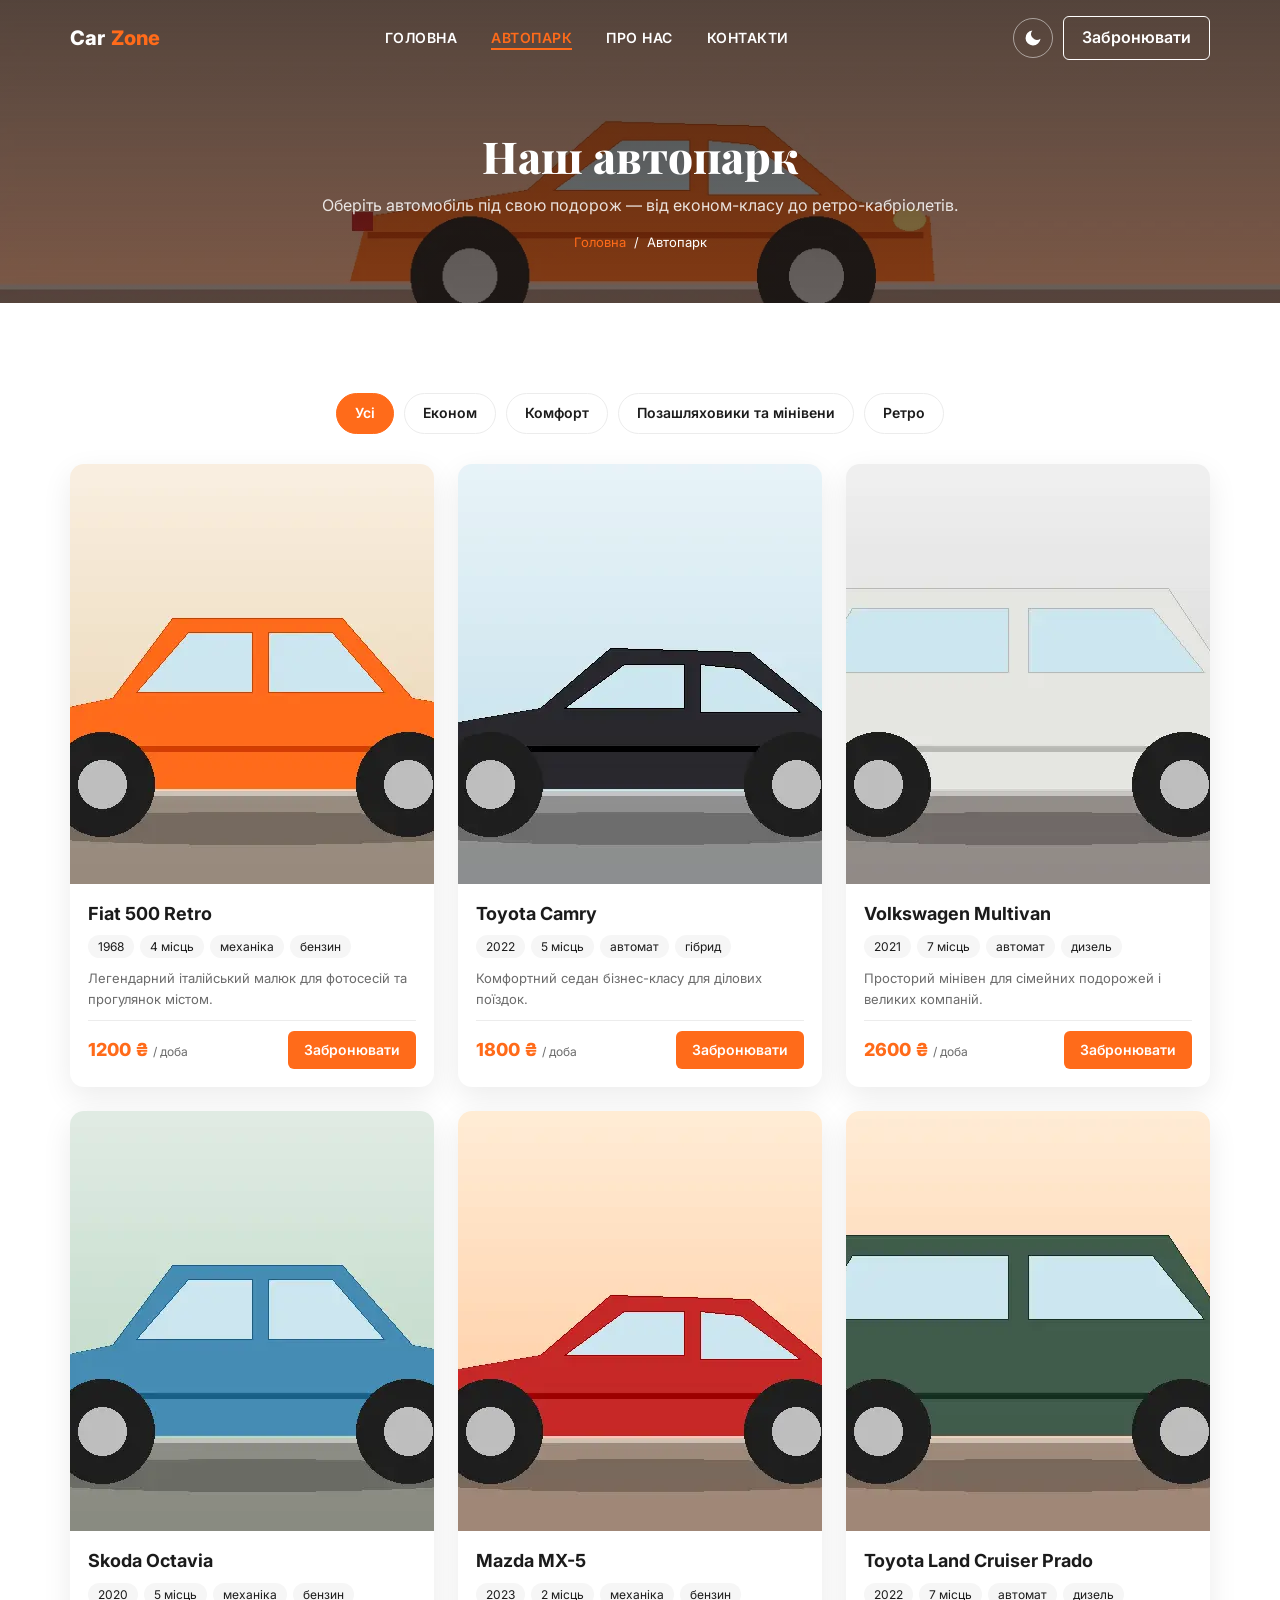
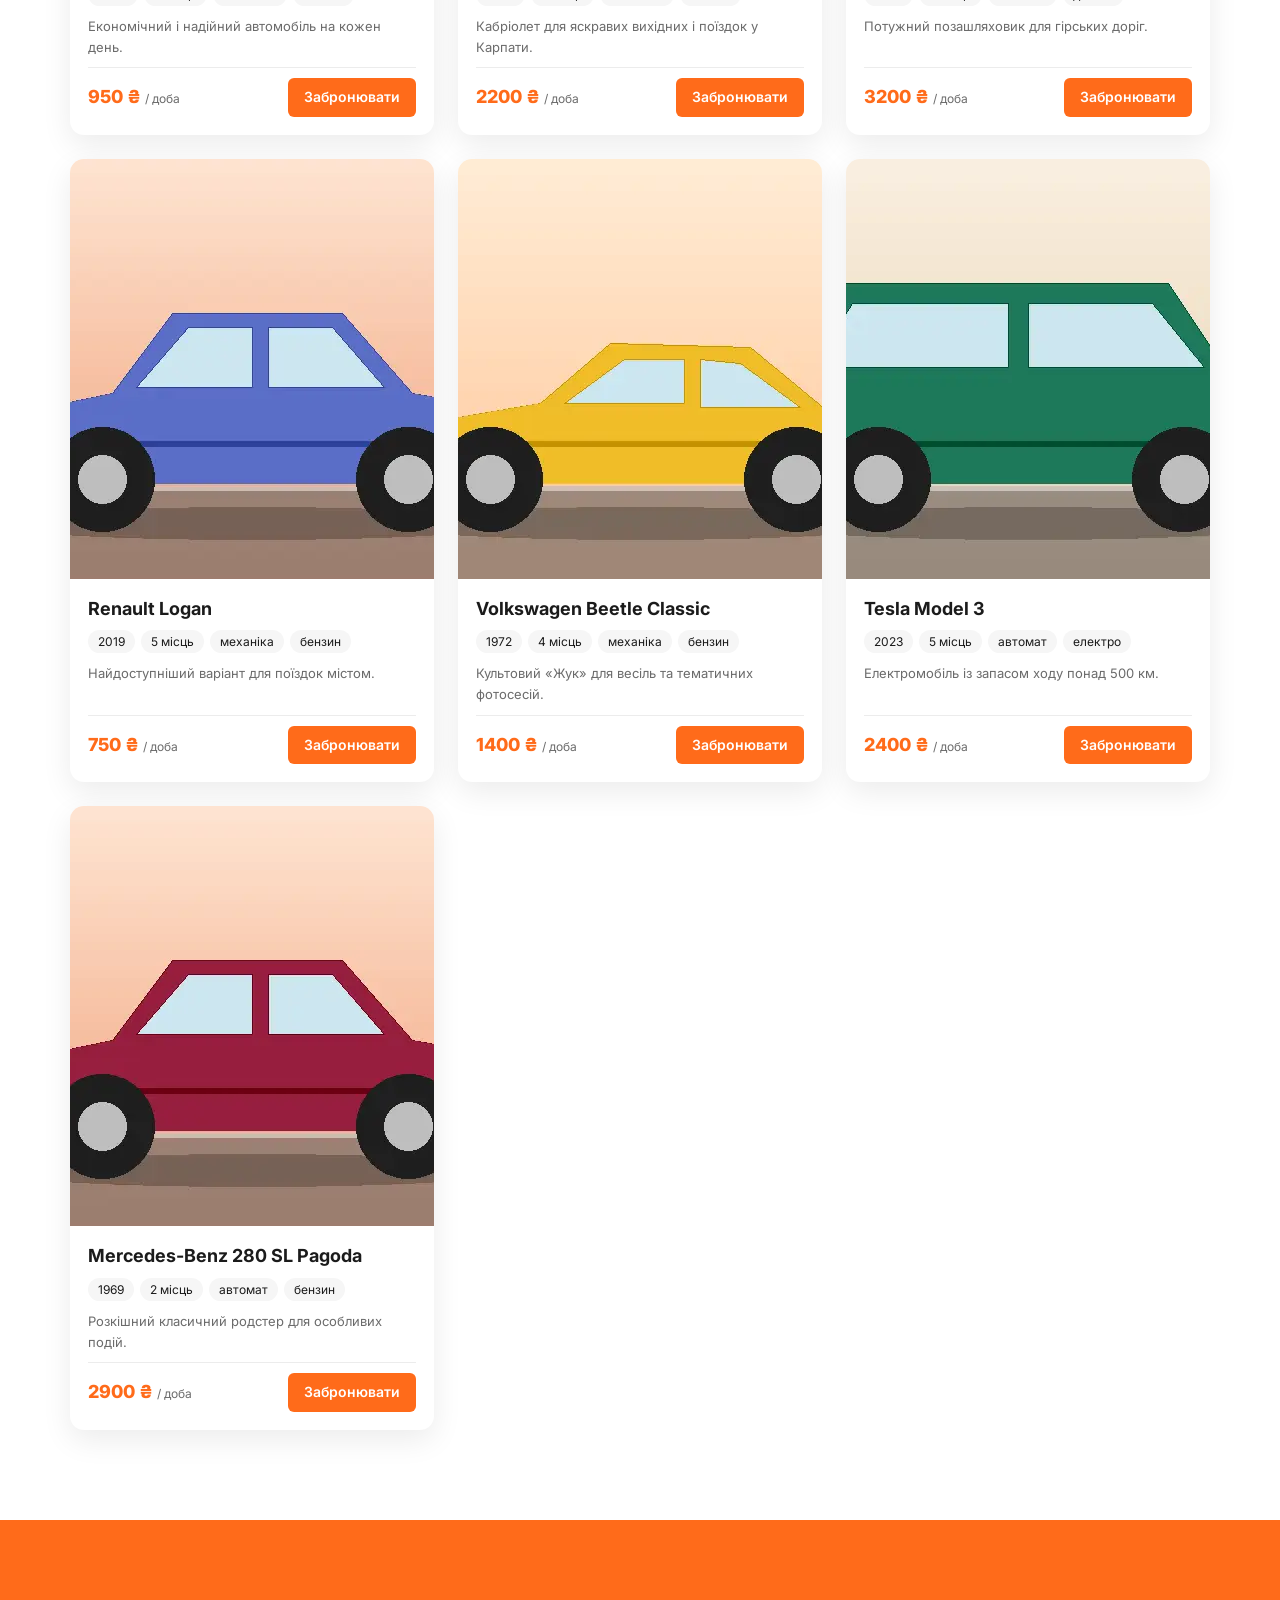
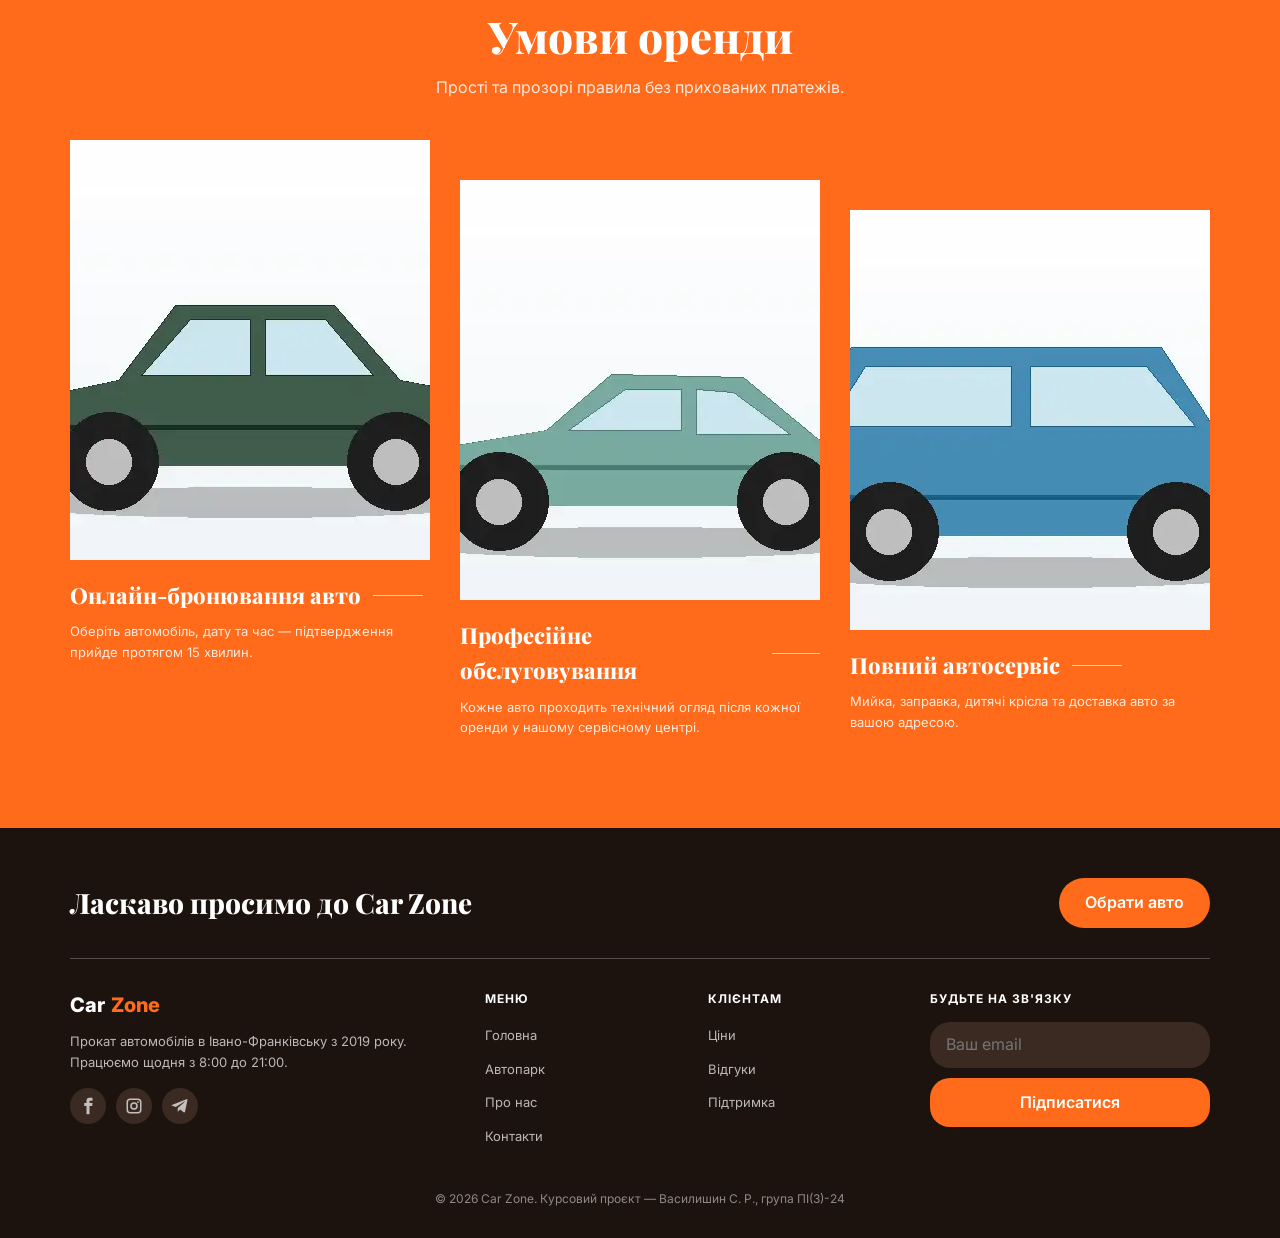
<file: cars.html>
<!DOCTYPE html>
<html lang="uk">
<head>
<meta charset="UTF-8">
<meta http-equiv="X-UA-Compatible" content="IE=edge">
<meta name="viewport" content="width=device-width, initial-scale=1.0">
<title>Автопарк Car Zone — авто напрокат в Івано-Франківську</title>
<meta name="description" content="Каталог автомобілів Car Zone: економ, комфорт, позашляховики та ретро-авто. Ціни за добу та онлайн-бронювання.">
<link rel="icon" type="image/png" href="favicon.png">
<link rel="preconnect" href="https://fonts.googleapis.com">
<link rel="preconnect" href="https://fonts.gstatic.com" crossorigin>
<link href="https://fonts.googleapis.com/css2?family=Playfair+Display:wght@700;800&amp;family=Inter:wght@400;600;800&amp;display=swap" rel="stylesheet">
<link rel="stylesheet" href="css/style.min.css">
</head>
<body class="inner">
<header class="header" id="header">
  <div class="container header-inner">
    <a href="index.html" class="logo" aria-label="Car Zone — на головну">Car <span>Zone</span></a>
    <nav class="nav" id="nav" aria-label="Головне меню">
      <ul class="nav-list">
        <li><a class="nav-link" href="index.html">Головна</a></li>
        <li><a class="nav-link active" href="cars.html">Автопарк</a></li>
        <li><a class="nav-link" href="about.html">Про нас</a></li>
        <li><a class="nav-link" href="contacts.html">Контакти</a></li>
      </ul>
    </nav>
    <div class="header-actions">
      <button class="theme-btn" id="themeBtn" type="button" aria-label="Змінити тему"><svg class="icon"><use href="img/sprite.svg#icon-moon"></use></svg></button>
      <button class="btn btn-outline" type="button" data-modal-open>Забронювати</button>
      <button class="burger" id="burger" type="button" aria-label="Відкрити меню"><span></span><span></span><span></span></button>
    </div>
  </div>
</header>

<main>
  <section class="page-hero">
    <div class="container">
      <h1 class="title">Наш автопарк</h1>
      <p>Оберіть автомобіль під свою подорож — від економ-класу до ретро-кабріолетів.</p>
      <nav class="breadcrumbs" aria-label="Навігація"><a href="index.html">Головна</a><span>/</span><span>Автопарк</span></nav>
    </div>
  </section>

  <section class="section">
    <div class="container">
      <h2 class="visually-hidden">Каталог автомобілів</h2>
      <div class="filters" id="filters" role="group" aria-label="Фільтр за класом авто"></div>
      <div class="cars-grid" id="cars"></div>
    </div>
  </section>

  <section class="section why">
    <div class="container">
      <div class="section-head reveal">
        <h2 class="title">Умови оренди</h2>
        <p>Прості та прозорі правила без прихованих платежів.</p>
      </div>
      <div class="cards" id="services"></div>
    </div>
  </section>
</main>

<footer class="footer">
  <div class="container">
    <div class="footer-cta">
      <h2 class="title">Ласкаво просимо до Car Zone</h2>
      <a href="cars.html" class="btn">Обрати авто</a>
    </div>
    <div class="footer-grid">
      <div class="footer-about">
        <a href="index.html" class="logo">Car <span>Zone</span></a>
        <p>Прокат автомобілів в Івано-Франківську з 2019 року. Працюємо щодня з 8:00 до 21:00.</p>
        <div class="socials">
          <a href="https://www.facebook.com/" target="_blank" rel="noopener" aria-label="Facebook"><svg class="icon"><use href="img/sprite.svg#icon-facebook"></use></svg></a>
          <a href="https://www.instagram.com/" target="_blank" rel="noopener" aria-label="Instagram"><svg class="icon"><use href="img/sprite.svg#icon-instagram"></use></svg></a>
          <a href="https://telegram.org/" target="_blank" rel="noopener" aria-label="Telegram"><svg class="icon"><use href="img/sprite.svg#icon-telegram"></use></svg></a>
        </div>
      </div>
      <div>
        <h3>Меню</h3>
        <ul class="footer-links">
          <li><a href="index.html">Головна</a></li>
          <li><a href="cars.html">Автопарк</a></li>
          <li><a href="about.html">Про нас</a></li>
          <li><a href="contacts.html">Контакти</a></li>
        </ul>
      </div>
      <div>
        <h3>Клієнтам</h3>
        <ul class="footer-links">
          <li><a href="cars.html">Ціни</a></li>
          <li><a href="about.html">Відгуки</a></li>
          <li><a href="contacts.html">Підтримка</a></li>
        </ul>
      </div>
      <div class="subscribe">
        <h3>Будьте на зв'язку</h3>
        <form id="subscribeForm" novalidate>
          <input type="email" name="email" placeholder="Ваш email" aria-label="Email для підписки" required>
          <button class="btn" type="submit">Підписатися</button>
          <p class="form-msg" role="status"></p>
        </form>
      </div>
    </div>
    <p class="copyright">© 2026 Car Zone. Курсовий проєкт — Василишин С. Р., група ПІ(3)-24</p>
  </div>
</footer>

<div class="modal" id="modal" aria-hidden="true">
  <div class="modal-window" role="dialog" aria-modal="true" aria-labelledby="modalTitle">
    <button class="modal-close" type="button" aria-label="Закрити" data-modal-close>&times;</button>
    <h2 class="title" id="modalTitle">Бронювання авто</h2>
    <p>Залиште заявку — ми передзвонимо та підтвердимо бронювання.</p>
    <form id="modalForm" novalidate>
      <input class="field" type="text" name="name" placeholder="Ваше ім'я" aria-label="Ваше ім'я" required>
      <input class="field" type="tel" name="phone" placeholder="Номер телефону" aria-label="Номер телефону" required>
      <select class="field car-select" name="car" aria-label="Оберіть автомобіль" required>
        <option value="">Оберіть автомобіль</option>
      </select>
      <input class="field" type="date" name="from" aria-label="Дата отримання" required>
      <button class="btn" type="submit">Забронювати</button>
      <p class="form-msg" role="status"></p>
    </form>
  </div>
</div>

<div class="lightbox" id="lightbox">
  <button class="lb-close" type="button" aria-label="Закрити">&times;</button>
  <button class="lb-prev" type="button" aria-label="Попереднє фото"><svg class="icon"><use href="img/sprite.svg#icon-arrow"></use></svg></button>
  <img src="img/gallery/gallery-1.webp" alt="Фото автомобіля" width="800" height="560">
  <button class="lb-next" type="button" aria-label="Наступне фото"><svg class="icon"><use href="img/sprite.svg#icon-arrow"></use></svg></button>
</div>

<button class="to-top" id="toTop" type="button" aria-label="Нагору"><svg class="icon"><use href="img/sprite.svg#icon-up"></use></svg></button>

<script src="js/main.js"></script>
<script src="js/render.js"></script>
<script src="js/slider.js"></script>
</body>
</html>
</file>
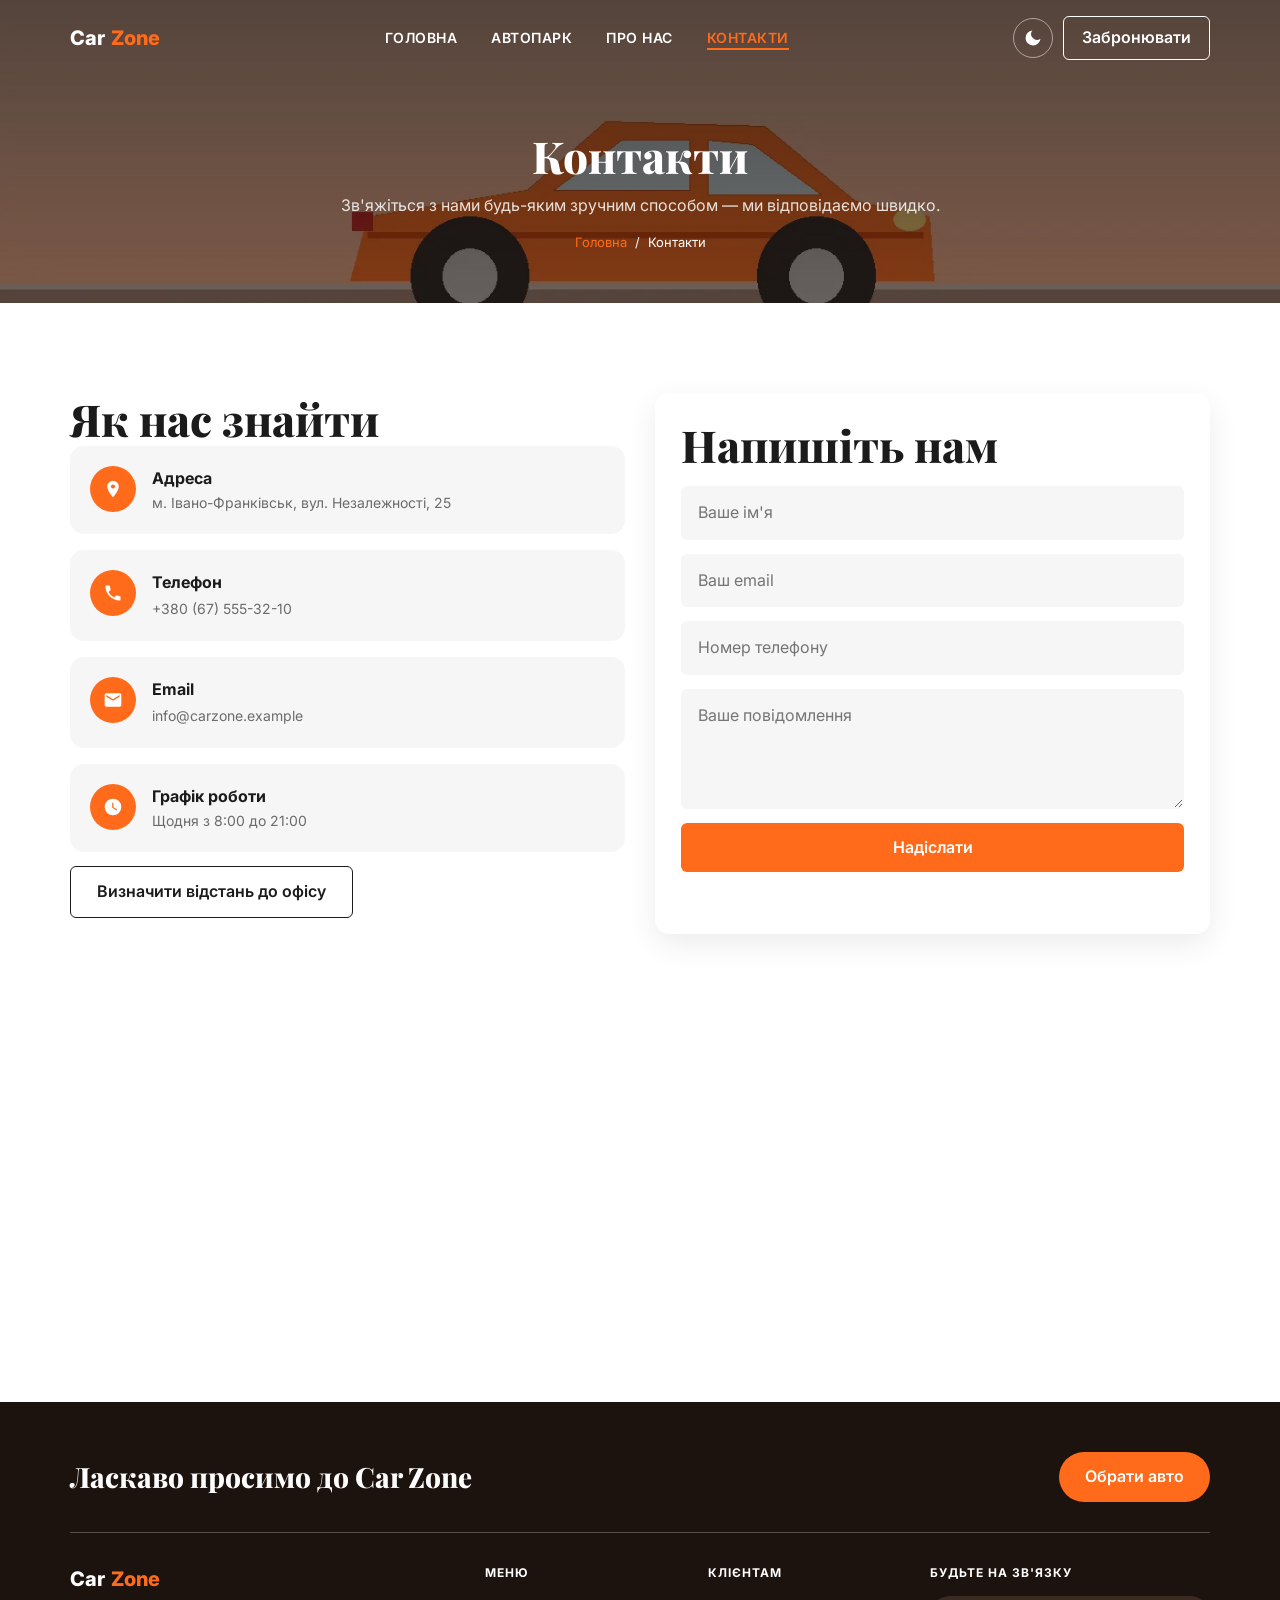
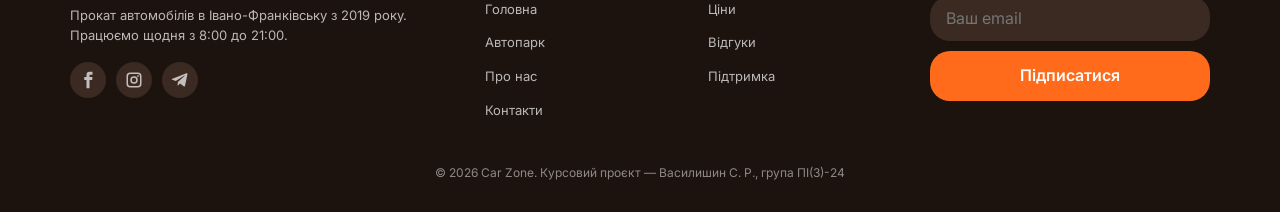
<file: contacts.html>
<!DOCTYPE html>
<html lang="uk">
<head>
<meta charset="UTF-8">
<meta http-equiv="X-UA-Compatible" content="IE=edge">
<meta name="viewport" content="width=device-width, initial-scale=1.0">
<title>Контакти Car Zone — адреса, телефон, графік роботи</title>
<meta name="description" content="Адреса, телефон і графік роботи Car Zone в Івано-Франківську. Форма зворотного зв'язку та карта проїзду.">
<link rel="icon" type="image/png" href="favicon.png">
<link rel="preconnect" href="https://fonts.googleapis.com">
<link rel="preconnect" href="https://fonts.gstatic.com" crossorigin>
<link href="https://fonts.googleapis.com/css2?family=Playfair+Display:wght@700;800&amp;family=Inter:wght@400;600;800&amp;display=swap" rel="stylesheet">
<link rel="stylesheet" href="css/style.min.css">
</head>
<body class="inner">
<header class="header" id="header">
  <div class="container header-inner">
    <a href="index.html" class="logo" aria-label="Car Zone — на головну">Car <span>Zone</span></a>
    <nav class="nav" id="nav" aria-label="Головне меню">
      <ul class="nav-list">
        <li><a class="nav-link" href="index.html">Головна</a></li>
        <li><a class="nav-link" href="cars.html">Автопарк</a></li>
        <li><a class="nav-link" href="about.html">Про нас</a></li>
        <li><a class="nav-link active" href="contacts.html">Контакти</a></li>
      </ul>
    </nav>
    <div class="header-actions">
      <button class="theme-btn" id="themeBtn" type="button" aria-label="Змінити тему"><svg class="icon"><use href="img/sprite.svg#icon-moon"></use></svg></button>
      <button class="btn btn-outline" type="button" data-modal-open>Забронювати</button>
      <button class="burger" id="burger" type="button" aria-label="Відкрити меню"><span></span><span></span><span></span></button>
    </div>
  </div>
</header>

<main>
  <section class="page-hero">
    <div class="container">
      <h1 class="title">Контакти</h1>
      <p>Зв'яжіться з нами будь-яким зручним способом — ми відповідаємо швидко.</p>
      <nav class="breadcrumbs" aria-label="Навігація"><a href="index.html">Головна</a><span>/</span><span>Контакти</span></nav>
    </div>
  </section>

  <section class="section">
    <div class="container contacts-grid">
      <div>
        <h2 class="title reveal">Як нас знайти</h2>
        <div class="contact-cards">
          <div class="contact-card reveal"><span class="icon-box"><svg class="icon"><use href="img/sprite.svg#icon-location"></use></svg></span><div><h3>Адреса</h3><p>м. Івано-Франківськ, вул. Незалежності, 25</p></div></div>
          <div class="contact-card reveal"><span class="icon-box"><svg class="icon"><use href="img/sprite.svg#icon-phone"></use></svg></span><div><h3>Телефон</h3><a href="tel:+380675553210">+380 (67) 555-32-10</a></div></div>
          <div class="contact-card reveal"><span class="icon-box"><svg class="icon"><use href="img/sprite.svg#icon-mail"></use></svg></span><div><h3>Email</h3><a href="mailto:info@carzone.example">info@carzone.example</a></div></div>
          <div class="contact-card reveal"><span class="icon-box"><svg class="icon"><use href="img/sprite.svg#icon-clock"></use></svg></span><div><h3>Графік роботи</h3><p>Щодня з 8:00 до 21:00</p></div></div>
        </div>
        <button class="btn btn-outline geo-btn" id="geoBtn" type="button">Визначити відстань до офісу</button>
        <p class="geo-result" id="geoResult"></p>
      </div>
      <form class="contact-form reveal" id="contactForm" novalidate>
        <h2 class="title">Напишіть нам</h2>
        <input class="field" type="text" name="name" placeholder="Ваше ім'я" aria-label="Ваше ім'я" required>
        <input class="field" type="email" name="email" placeholder="Ваш email" aria-label="Ваш email" required>
        <input class="field" type="tel" name="phone" placeholder="Номер телефону" aria-label="Номер телефону" required>
        <textarea class="field" name="message" placeholder="Ваше повідомлення" aria-label="Ваше повідомлення" required></textarea>
        <button class="btn" type="submit">Надіслати</button>
        <p class="form-msg" role="status"></p>
      </form>
    </div>
    <div class="container">
      <iframe class="map" title="Карта розташування офісу Car Zone" loading="lazy" src="https://www.openstreetmap.org/export/embed.html?bbox=24.700%2C48.915%2C24.730%2C48.930&amp;layer=mapnik&amp;marker=48.9226%2C24.7111"></iframe>
    </div>
  </section>
</main>

<footer class="footer">
  <div class="container">
    <div class="footer-cta">
      <h2 class="title">Ласкаво просимо до Car Zone</h2>
      <a href="cars.html" class="btn">Обрати авто</a>
    </div>
    <div class="footer-grid">
      <div class="footer-about">
        <a href="index.html" class="logo">Car <span>Zone</span></a>
        <p>Прокат автомобілів в Івано-Франківську з 2019 року. Працюємо щодня з 8:00 до 21:00.</p>
        <div class="socials">
          <a href="https://www.facebook.com/" target="_blank" rel="noopener" aria-label="Facebook"><svg class="icon"><use href="img/sprite.svg#icon-facebook"></use></svg></a>
          <a href="https://www.instagram.com/" target="_blank" rel="noopener" aria-label="Instagram"><svg class="icon"><use href="img/sprite.svg#icon-instagram"></use></svg></a>
          <a href="https://telegram.org/" target="_blank" rel="noopener" aria-label="Telegram"><svg class="icon"><use href="img/sprite.svg#icon-telegram"></use></svg></a>
        </div>
      </div>
      <div>
        <h3>Меню</h3>
        <ul class="footer-links">
          <li><a href="index.html">Головна</a></li>
          <li><a href="cars.html">Автопарк</a></li>
          <li><a href="about.html">Про нас</a></li>
          <li><a href="contacts.html">Контакти</a></li>
        </ul>
      </div>
      <div>
        <h3>Клієнтам</h3>
        <ul class="footer-links">
          <li><a href="cars.html">Ціни</a></li>
          <li><a href="about.html">Відгуки</a></li>
          <li><a href="contacts.html">Підтримка</a></li>
        </ul>
      </div>
      <div class="subscribe">
        <h3>Будьте на зв'язку</h3>
        <form id="subscribeForm" novalidate>
          <input type="email" name="email" placeholder="Ваш email" aria-label="Email для підписки" required>
          <button class="btn" type="submit">Підписатися</button>
          <p class="form-msg" role="status"></p>
        </form>
      </div>
    </div>
    <p class="copyright">© 2026 Car Zone. Курсовий проєкт — Василишин С. Р., група ПІ(3)-24</p>
  </div>
</footer>

<div class="modal" id="modal" aria-hidden="true">
  <div class="modal-window" role="dialog" aria-modal="true" aria-labelledby="modalTitle">
    <button class="modal-close" type="button" aria-label="Закрити" data-modal-close>&times;</button>
    <h2 class="title" id="modalTitle">Бронювання авто</h2>
    <p>Залиште заявку — ми передзвонимо та підтвердимо бронювання.</p>
    <form id="modalForm" novalidate>
      <input class="field" type="text" name="name" placeholder="Ваше ім'я" aria-label="Ваше ім'я" required>
      <input class="field" type="tel" name="phone" placeholder="Номер телефону" aria-label="Номер телефону" required>
      <select class="field car-select" name="car" aria-label="Оберіть автомобіль" required>
        <option value="">Оберіть автомобіль</option>
      </select>
      <input class="field" type="date" name="from" aria-label="Дата отримання" required>
      <button class="btn" type="submit">Забронювати</button>
      <p class="form-msg" role="status"></p>
    </form>
  </div>
</div>

<div class="lightbox" id="lightbox">
  <button class="lb-close" type="button" aria-label="Закрити">&times;</button>
  <button class="lb-prev" type="button" aria-label="Попереднє фото"><svg class="icon"><use href="img/sprite.svg#icon-arrow"></use></svg></button>
  <img src="img/gallery/gallery-1.webp" alt="Фото автомобіля" width="800" height="560">
  <button class="lb-next" type="button" aria-label="Наступне фото"><svg class="icon"><use href="img/sprite.svg#icon-arrow"></use></svg></button>
</div>

<button class="to-top" id="toTop" type="button" aria-label="Нагору"><svg class="icon"><use href="img/sprite.svg#icon-up"></use></svg></button>

<script src="js/main.js"></script>
<script src="js/render.js"></script>
<script src="js/contacts.js"></script>
</body>
</html>
</file>
<file: css/style.min.css>
*,*::before,*::after{box-sizing:border-box;margin:0;padding:0}html{-webkit-text-size-adjust:100%;text-size-adjust:100%;scroll-behavior:smooth}img,svg{display:block;max-width:100%}ul{list-style:none}a{color:inherit;text-decoration:none}button,input,select,textarea{font:inherit;color:inherit}button{cursor:pointer;border:none;background:none}:root{--orange:#ff6b1a;--orange-dark:#e2550a;--dark:#1c120e;--text:#1b1b1b;--muted:#6b6b6b;--bg:#ffffff;--soft:#f6f6f6;--card:#ffffff;--line:#ececec;--radius:14px;--shadow:0 10px 30px rgba(0,0,0,0.08);--font-title:'Playfair Display',Georgia,serif;--font-text:'Inter',Arial,sans-serif}[data-theme="dark"]{--text:#f2f2f2;--muted:#b5b5b5;--bg:#15100d;--soft:#231a15;--card:#1f1712;--line:#33261f;--shadow:0 10px 30px rgba(0,0,0,0.4)}body{font-family:var(--font-text);font-size:15px;line-height:1.6;color:var(--text);background:var(--bg);overflow-x:hidden;transition:background 0.3s,color 0.3s}body.lock{overflow:hidden}.container{width:100%;max-width:1200px;margin:0 auto;padding:0 16px}.section{padding:60px 0}.title{font-family:var(--font-title);font-weight:800;font-size:32px;line-height:1.2}.section-head{max-width:620px;margin:0 auto 40px;text-align:center}.section-head p{margin-top:12px;color:var(--muted)}.visually-hidden{position:absolute;width:1px;height:1px;margin:-1px;padding:0;overflow:hidden;clip:rect(0 0 0 0);white-space:nowrap;border:0}.btn{display:inline-block;padding:12px 26px;border-radius:6px;background:var(--orange);color:#fff;font-weight:600;-webkit-transition:background 0.2s,-webkit-transform 0.2s;transition:background 0.2s,transform 0.2s}.btn:hover{background:var(--orange-dark);-webkit-transform:translateY(-2px);transform:translateY(-2px)}.btn-outline{background:transparent;color:var(--text);border:1px solid var(--text)}.btn-outline:hover{background:var(--orange);border-color:var(--orange);color:#fff}.icon{width:20px;height:20px;flex-shrink:0}.header{position:fixed;top:0;left:0;right:0;z-index:50;padding:16px 0;-webkit-transition:background 0.3s,padding 0.3s,box-shadow 0.3s;transition:background 0.3s,padding 0.3s,box-shadow 0.3s}.header.scrolled{padding:10px 0;background:var(--bg);box-shadow:0 4px 20px rgba(0,0,0,0.08)}.header-inner{display:flex;align-items:center;justify-content:space-between;gap:20px}.logo{display:flex;align-items:center;gap:6px;font-weight:800;font-size:20px}.logo span{color:var(--orange)}.nav{position:fixed;top:0;right:0;width:280px;height:100vh;padding:90px 30px 30px;background:var(--bg);box-shadow:-10px 0 30px rgba(0,0,0,0.15);-webkit-transform:translateX(100%);transform:translateX(100%);-webkit-transition:-webkit-transform 0.35s;transition:transform 0.35s}.nav.open{-webkit-transform:translateX(0);transform:translateX(0)}.nav-list{display:flex;flex-direction:column;gap:22px}.nav-link{font-weight:600;text-transform:uppercase;font-size:14px;letter-spacing:0.5px;position:relative}.nav-link::after{content:"";position:absolute;left:0;bottom:-4px;width:0;height:2px;background:var(--orange);transition:width 0.25s}.nav-link:hover::after,.nav-link.active::after{width:100%}.nav-link.active{color:var(--orange)}.header-actions{display:flex;align-items:center;gap:10px}.theme-btn{width:40px;height:40px;border-radius:50%;display:grid;place-items:center;border:1px solid var(--line)}.header .btn-outline{display:none;padding:8px 18px}.burger{position:relative;z-index:60;width:40px;height:40px;display:flex;flex-direction:column;justify-content:center;gap:6px;padding:0 8px}.burger span{display:block;height:2px;background:var(--text);border-radius:2px;transition:transform 0.3s,opacity 0.3s}.burger.open span:nth-child(1){transform:translateY(8px) rotate(45deg)}.burger.open span:nth-child(2){opacity:0}.burger.open span:nth-child(3){transform:translateY(-8px) rotate(-45deg)}.inner .header:not(.scrolled) .logo,.inner .header:not(.scrolled) .theme-btn{color:#fff}.inner .header:not(.scrolled) .theme-btn{border-color:rgba(255,255,255,0.5)}.inner .header:not(.scrolled) .burger span{background:#fff}.inner .header:not(.scrolled) .burger.open span{background:var(--text)}.hero{position:relative;padding:120px 0 60px;overflow:hidden}.hero::before,.blur-bg::before{content:"";position:absolute;width:420px;height:420px;border-radius:50%;background:radial-gradient(circle,rgba(255,107,26,0.28),transparent 70%);top:-120px;left:-140px;z-index:-1}.hero::after{content:"";position:absolute;width:380px;height:380px;border-radius:50%;background:radial-gradient(circle,rgba(255,107,26,0.2),transparent 70%);right:-160px;top:220px;z-index:-1}.hero-title{font-size:40px}.hero-title .indent{display:block}.hero-grid{display:grid;gap:26px;margin-top:28px}.oval{border-radius:200px;overflow:hidden;box-shadow:0 0 0 8px rgba(255,255,255,0.6),0 0 0 9px rgba(255,255,255,0.9),var(--shadow);aspect-ratio:16 / 10}.oval img{width:100%;height:100%;object-fit:cover}.hero-text{color:var(--muted)}.hero-text .btn{margin-top:20px}.why{background:var(--orange);color:#fff;position:relative;overflow:hidden}.why .section-head p{color:rgba(255,255,255,0.85)}.ghost-title{position:absolute;right:-20px;top:30px;font-family:var(--font-title);font-size:70px;color:rgba(255,255,255,0.12);white-space:nowrap;pointer-events:none}.cards{display:grid;gap:30px}.service-card img{width:100%;aspect-ratio:10 / 7;object-fit:cover;background:#fff}.service-card h3{font-family:var(--font-title);font-weight:800;font-size:22px;margin:18px 0 8px;display:flex;align-items:center;gap:12px}.service-card h3::after{content:"";width:50px;height:1px;background:rgba(255,255,255,0.7)}.service-card p{font-size:13px;color:rgba(255,255,255,0.85)}.book{position:relative}.book-grid{display:grid;gap:34px;align-items:center}.book-form{display:grid;gap:14px;margin-top:24px}.field{width:100%;padding:13px 16px;border:1px solid transparent;border-radius:6px;background:var(--soft);outline:none;transition:border-color 0.2s}.field:focus{border-color:var(--orange)}.field.invalid{border-color:#e03131}.form-msg{min-height:22px;font-size:14px;font-weight:600}.form-msg.ok{color:#2b8a3e}.form-msg.error{color:#e03131}.book-image{position:relative;padding:0 0 0 40px}.book-image::before{content:"";position:absolute;left:0;top:-20px;bottom:-20px;width:80%;border:1px solid #f3c9ad;border-radius:30px}.book-image img{position:relative;border-radius:30px 0 0 30px;width:100%;aspect-ratio:8 / 7;object-fit:cover}.comfort-grid{display:grid;gap:24px}.comfort-text p + p{margin-top:14px}.comfort-text{color:var(--muted);font-size:14px}.collage{display:grid;grid-template-columns:1fr 1fr;gap:14px}.collage img{width:100%;height:100%;object-fit:cover;cursor:zoom-in;transition:transform 0.3s}.collage img:hover{transform:scale(1.03)}.collage .c-round{border-radius:50%;aspect-ratio:7 / 8}.collage .c-wide{grid-column:span 2;aspect-ratio:16 / 6}.comfort-main img{width:100%;aspect-ratio:3 / 4;object-fit:cover}.band{position:relative;padding-top:60px}.band::before{content:"";position:absolute;inset:0 0 35% 0;background:var(--orange);z-index:-1}.band-head{display:grid;gap:14px;color:#fff;margin-bottom:30px}.band-head p{font-size:13px;color:rgba(255,255,255,0.85)}.band-photo{position:relative}.band-main{width:100%;aspect-ratio:15 / 7;object-fit:cover;box-shadow:var(--shadow)}.band-small{display:none;position:absolute;width:22%;border:4px solid #fff;box-shadow:var(--shadow)}.band-small.s1{left:-6%;top:8%}.band-small.s2{right:-2%;bottom:-10%}.staff-grid{display:grid;gap:30px}.staff-card img{width:100%;aspect-ratio:12 / 13;object-fit:cover;border-radius:4px}.staff-card h3{font-family:var(--font-title);font-weight:800;font-size:22px;margin-top:16px;display:flex;align-items:center;gap:12px}.staff-card h3::after{content:"";width:40px;height:1px;background:var(--muted)}.staff-card .role{color:var(--muted)}.staff-card .phone{display:flex;align-items:center;gap:8px;margin-top:6px;font-size:14px;font-weight:600}.staff-card .phone .icon{width:16px;height:16px;color:var(--orange)}.reviews-head{display:grid;gap:14px;margin-bottom:30px}.reviews-head p{color:var(--muted);font-size:14px}.slider{position:relative;overflow:hidden;padding:20px 0}.slider-track{display:flex;gap:20px;transition:transform 0.5s ease;touch-action:pan-y}.review{flex:0 0 100%;padding:26px;border-radius:20px;background:var(--soft);transition:background 0.3s,transform 0.3s}.review.current{background:var(--orange);color:#fff;transform:translateY(-10px)}.review p{font-size:14px;display:-webkit-box;-webkit-line-clamp:5;-webkit-box-orient:vertical;overflow:hidden}.stars{display:flex;gap:4px;margin:18px 0;color:#f7b733}.stars .icon{width:18px;height:18px}.stars .empty{color:#d9d9d9}.review-author{display:flex;align-items:center;gap:12px;font-weight:600;font-size:14px}.review-author img{width:40px;height:40px;border-radius:50%}.slider-controls{display:flex;justify-content:center;align-items:center;gap:16px;margin-top:20px}.slider-btn{width:42px;height:42px;border-radius:50%;display:grid;place-items:center;border:1px solid var(--line);transition:background 0.2s,color 0.2s}.slider-btn:hover{background:var(--orange);color:#fff;border-color:var(--orange)}.slider-btn.prev .icon{transform:rotate(180deg)}.dots{display:flex;gap:8px}.dot{width:10px;height:10px;border-radius:50%;background:var(--line);transition:width 0.3s,background 0.3s}.dot.active{width:26px;border-radius:5px;background:var(--orange)}.footer{background:var(--dark);color:#fff;padding:50px 0 30px}.footer-cta{display:flex;flex-direction:column;gap:20px;padding-bottom:30px;border-bottom:1px solid rgba(255,255,255,0.25)}.footer-cta .title{font-size:28px}.footer-cta .btn{align-self:flex-start;border-radius:30px}.footer-grid{display:grid;grid-template-columns:1fr 1fr;gap:30px;padding-top:30px}.footer-about{grid-column:span 2;font-size:13px;color:rgba(255,255,255,0.7)}.footer-about .logo{color:#fff;margin-bottom:10px}.footer h3{font-size:12px;text-transform:uppercase;letter-spacing:1px;margin-bottom:14px}.footer-links li + li{margin-top:8px}.footer-links a{font-size:13px;color:rgba(255,255,255,0.7);transition:color 0.2s}.footer-links a:hover{color:var(--orange)}.subscribe{grid-column:span 2}.subscribe form{display:grid;gap:10px}.subscribe input{padding:10px 16px;border-radius:20px;border:none;background:#3a2a22;color:#fff;outline:none}.subscribe .btn{border-radius:20px}.socials{display:flex;gap:10px;margin-top:16px}.socials a{width:36px;height:36px;border-radius:50%;display:grid;place-items:center;background:#3a2a22;transition:background 0.2s}.socials a:hover{background:var(--orange)}.socials .icon{width:18px;height:18px}.copyright{margin-top:30px;text-align:center;font-size:12px;color:rgba(255,255,255,0.5)}.page-hero{position:relative;padding:130px 0 50px;background:linear-gradient(rgba(28,18,14,0.75),rgba(28,18,14,0.55)),url("../img/page-hero.webp") center / cover;color:#fff;text-align:center}.page-hero p{margin-top:10px;color:rgba(255,255,255,0.85)}.breadcrumbs{display:flex;justify-content:center;gap:8px;margin-top:14px;font-size:13px}.breadcrumbs a{color:var(--orange)}.filters{display:flex;flex-wrap:wrap;justify-content:center;gap:10px;margin-bottom:30px}.filter-btn{padding:8px 18px;border-radius:30px;border:1px solid var(--line);font-weight:600;font-size:14px;transition:background 0.2s,color 0.2s}.filter-btn.active,.filter-btn:hover{background:var(--orange);border-color:var(--orange);color:#fff}.cars-grid{display:grid;gap:24px}.car-card{display:flex;flex-direction:column;border-radius:var(--radius);overflow:hidden;background:var(--card);box-shadow:var(--shadow);transition:transform 0.3s}.car-card:hover{transform:translateY(-6px)}.car-card img{width:100%;aspect-ratio:16 / 10.5;object-fit:cover}.car-body{flex:1;display:flex;flex-direction:column;gap:10px;padding:18px}.car-body h3{font-size:18px;line-height:1.3;overflow:hidden;text-overflow:ellipsis;white-space:nowrap}.car-body p{color:var(--muted);font-size:13px;display:-webkit-box;-webkit-line-clamp:2;-webkit-box-orient:vertical;overflow:hidden}.car-tags{display:flex;flex-wrap:wrap;gap:6px}.car-tags span{padding:2px 10px;border-radius:20px;background:var(--soft);font-size:12px}.car-bottom{display:flex;justify-content:space-between;align-items:center;margin-top:auto;padding-top:10px;border-top:1px solid var(--line)}.car-price{font-weight:800;font-size:18px;color:var(--orange)}.car-price small{font-weight:400;font-size:12px;color:var(--muted)}.car-bottom .btn{padding:8px 16px;font-size:14px}.empty-msg{grid-column:1 / -1;text-align:center;color:var(--muted)}.stats{display:grid;grid-template-columns:1fr 1fr;gap:20px;text-align:center}.stat{padding:24px 10px;border-radius:var(--radius);background:var(--soft)}.stat strong{display:block;font-family:var(--font-title);font-weight:800;font-size:36px;color:var(--orange)}.about-grid{display:grid;gap:30px;align-items:center}.about-grid img{border-radius:30px;width:100%;aspect-ratio:4 / 3;object-fit:cover}.about-text p{color:var(--muted);margin-top:12px}.gallery{display:grid;grid-template-columns:1fr 1fr;gap:12px}.gallery img{width:100%;aspect-ratio:4 / 3;object-fit:cover;border-radius:10px;cursor:zoom-in;transition:opacity 0.2s}.gallery img:hover{opacity:0.85}.lightbox{position:fixed;inset:0;z-index:90;display:none;align-items:center;justify-content:center;background:rgba(0,0,0,0.85);padding:20px}.lightbox.open{display:flex}.lightbox img{max-height:80vh;border-radius:10px}.lightbox button{position:absolute;color:#fff;width:44px;height:44px;border-radius:50%;background:rgba(255,255,255,0.15);display:grid;place-items:center;font-size:22px}.lightbox .lb-close{top:20px;right:20px}.lightbox .lb-prev{left:10px}.lightbox .lb-prev .icon{transform:rotate(180deg)}.lightbox .lb-next{right:10px}.contacts-grid{display:grid;gap:30px}.contact-cards{display:grid;gap:16px}.contact-card{display:flex;gap:16px;align-items:flex-start;padding:20px;border-radius:var(--radius);background:var(--soft)}.contact-card .icon-box{width:46px;height:46px;flex-shrink:0;border-radius:50%;display:grid;place-items:center;background:var(--orange);color:#fff}.contact-card h3{font-size:16px}.contact-card p,.contact-card a{color:var(--muted);font-size:14px}.contact-form{display:grid;gap:14px;padding:26px;border-radius:var(--radius);box-shadow:var(--shadow);background:var(--card)}.contact-form textarea{min-height:120px;resize:vertical}.map{width:100%;height:340px;border:0;border-radius:var(--radius);margin-top:30px}.geo-btn{margin-top:14px}.geo-result{margin-top:8px;font-size:14px;color:var(--muted)}.modal{position:fixed;inset:0;z-index:100;display:flex;align-items:center;justify-content:center;padding:16px;background:rgba(0,0,0,0.6);opacity:0;visibility:hidden;transition:opacity 0.3s,visibility 0.3s}.modal.open{opacity:1;visibility:visible}.modal-window{position:relative;width:100%;max-width:480px;max-height:90vh;overflow-y:auto;padding:30px 24px;border-radius:18px;background:var(--bg);transform:translateY(30px);transition:transform 0.3s}.modal.open .modal-window{transform:translateY(0)}.modal-close{position:absolute;top:12px;right:14px;font-size:28px;line-height:1;color:var(--muted)}.modal .title{font-size:26px;margin-bottom:6px}.modal p{color:var(--muted);font-size:14px}.modal form{display:grid;gap:12px;margin-top:18px}.to-top{position:fixed;right:20px;bottom:20px;z-index:40;width:46px;height:46px;border-radius:50%;display:grid;place-items:center;background:var(--orange);color:#fff;box-shadow:var(--shadow);opacity:0;visibility:hidden;transition:opacity 0.3s,visibility 0.3s}.to-top.show{opacity:1;visibility:visible}.reveal{opacity:0;transform:translateY(40px);transition:opacity 0.7s,transform 0.7s}.reveal.visible{opacity:1;transform:none}.error-page{min-height:100vh;display:grid;place-items:center;text-align:center;padding:40px 16px}.error-page .error-code{font-family:var(--font-title);font-size:120px;line-height:1;color:var(--orange)}.error-page p{color:var(--muted);margin:14px 0 24px}.error-page img{max-width:360px;margin:0 auto 20px;border-radius:20px}@media (min-width:600px){.cards,.staff-grid,.cars-grid{grid-template-columns:repeat(2,1fr)}.gallery{grid-template-columns:repeat(3,1fr)}.stats{grid-template-columns:repeat(4,1fr)}.book-form{grid-template-columns:1fr 1fr}.book-form .btn,.book-form .form-msg{grid-column:span 2;justify-self:start}.review{flex-basis:calc(50% - 10px)}.footer-cta{flex-direction:row;justify-content:space-between;align-items:center}.footer-cta .btn{align-self:center}}@media (min-width:992px){body{font-size:16px}.container{padding:0 30px}.section{padding:90px 0}.title{font-size:44px}.burger{display:none}.nav{position:static;width:auto;height:auto;padding:0;background:none;box-shadow:none;transform:none}.nav-list{flex-direction:row;gap:34px}.header .btn-outline{display:inline-block}.inner .header:not(.scrolled) .nav-link,.inner .header:not(.scrolled) .btn-outline{color:#fff;border-color:#fff}.inner .header:not(.scrolled) .nav-link.active{color:var(--orange)}.hero{padding:140px 0 80px}.hero-title{font-size:66px}.hero-title .indent{padding-left:120px}.hero-grid{grid-template-columns:1fr 1fr;align-items:center;gap:40px 60px}.hero-grid .oval.first{grid-column:2;grid-row:1;margin-top:-150px}.hero-grid .oval.second{grid-column:1;grid-row:2}.hero-grid .hero-text{grid-column:2;grid-row:2}.ghost-title{font-size:110px}.cards,.staff-grid{grid-template-columns:repeat(3,1fr)}.cards .service-card:nth-child(2),.staff-grid .staff-card:nth-child(3n + 2){margin-top:40px}.cards .service-card:nth-child(3),.staff-grid .staff-card:nth-child(3n){margin-top:70px}.cars-grid{grid-template-columns:repeat(3,1fr)}.book-grid{grid-template-columns:1.1fr 1fr}.comfort-grid{grid-template-columns:1fr 1fr 2fr;align-items:center}.band-head{grid-template-columns:1fr 1fr;align-items:center;padding:0 10%}.band-photo{margin:0 8%}.band-small{display:block}.reviews-head{grid-template-columns:1fr 1fr;align-items:end}.review{flex-basis:calc(33.333% - 14px)}.footer-grid{grid-template-columns:2fr 1fr 1fr 1.4fr}.footer-about,.subscribe{grid-column:auto}.about-grid,.contacts-grid{grid-template-columns:1fr 1fr}.gallery{grid-template-columns:repeat(4,1fr)}.modal-window{padding:40px}}@media (prefers-reduced-motion:reduce){.reveal{opacity:1;transform:none;transition:none}}
</file>
